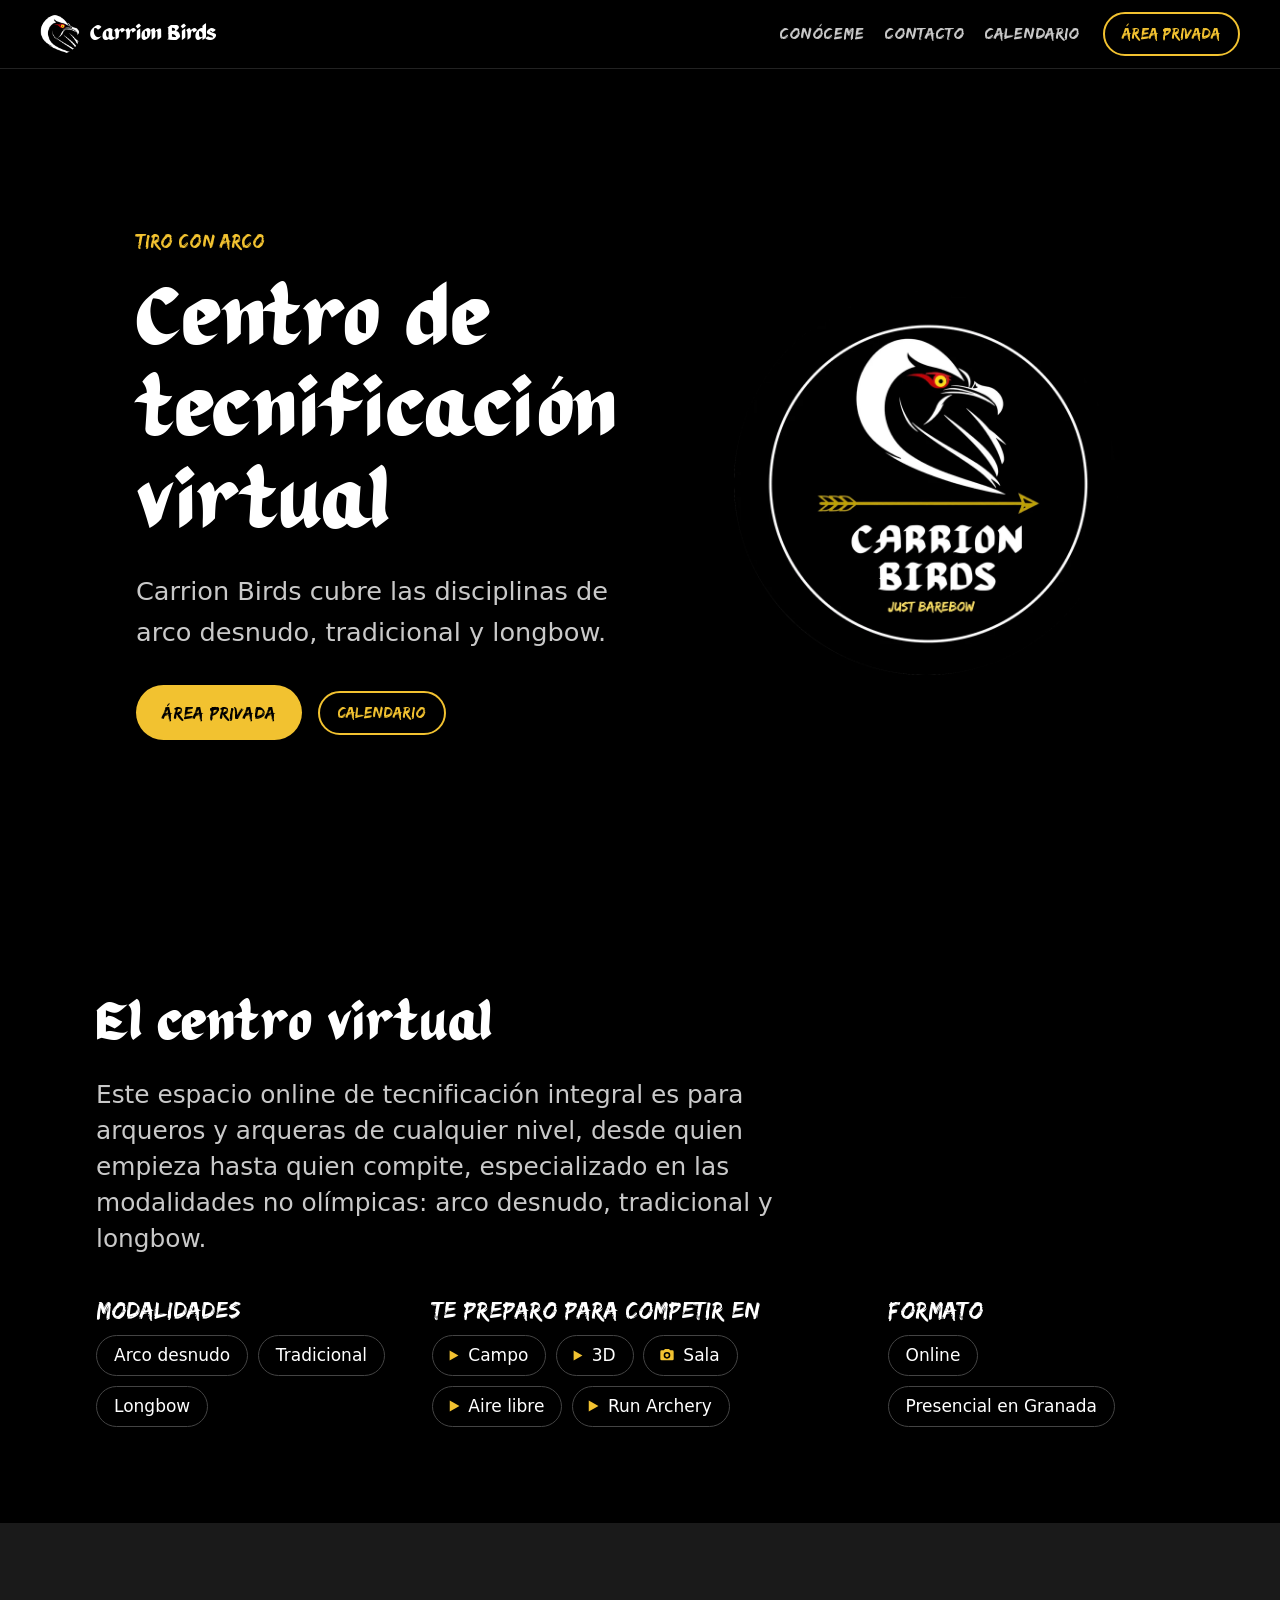
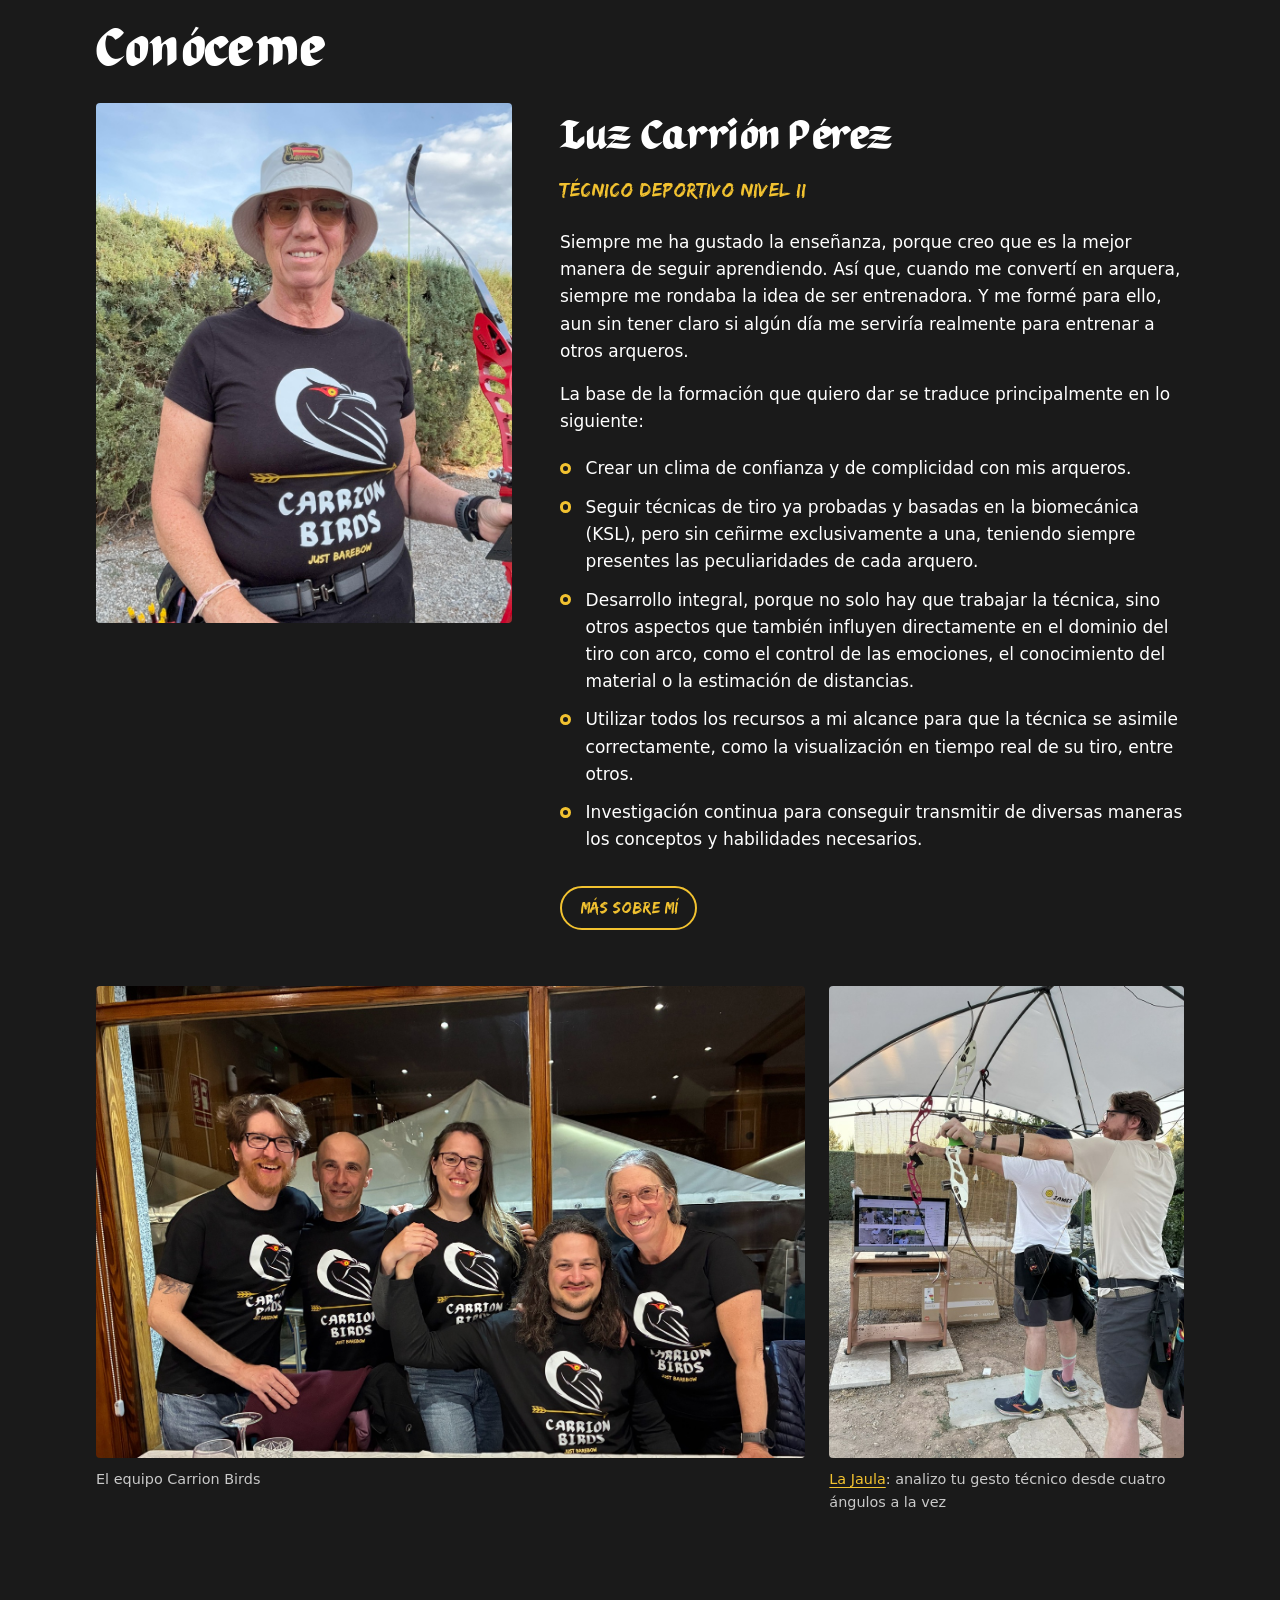
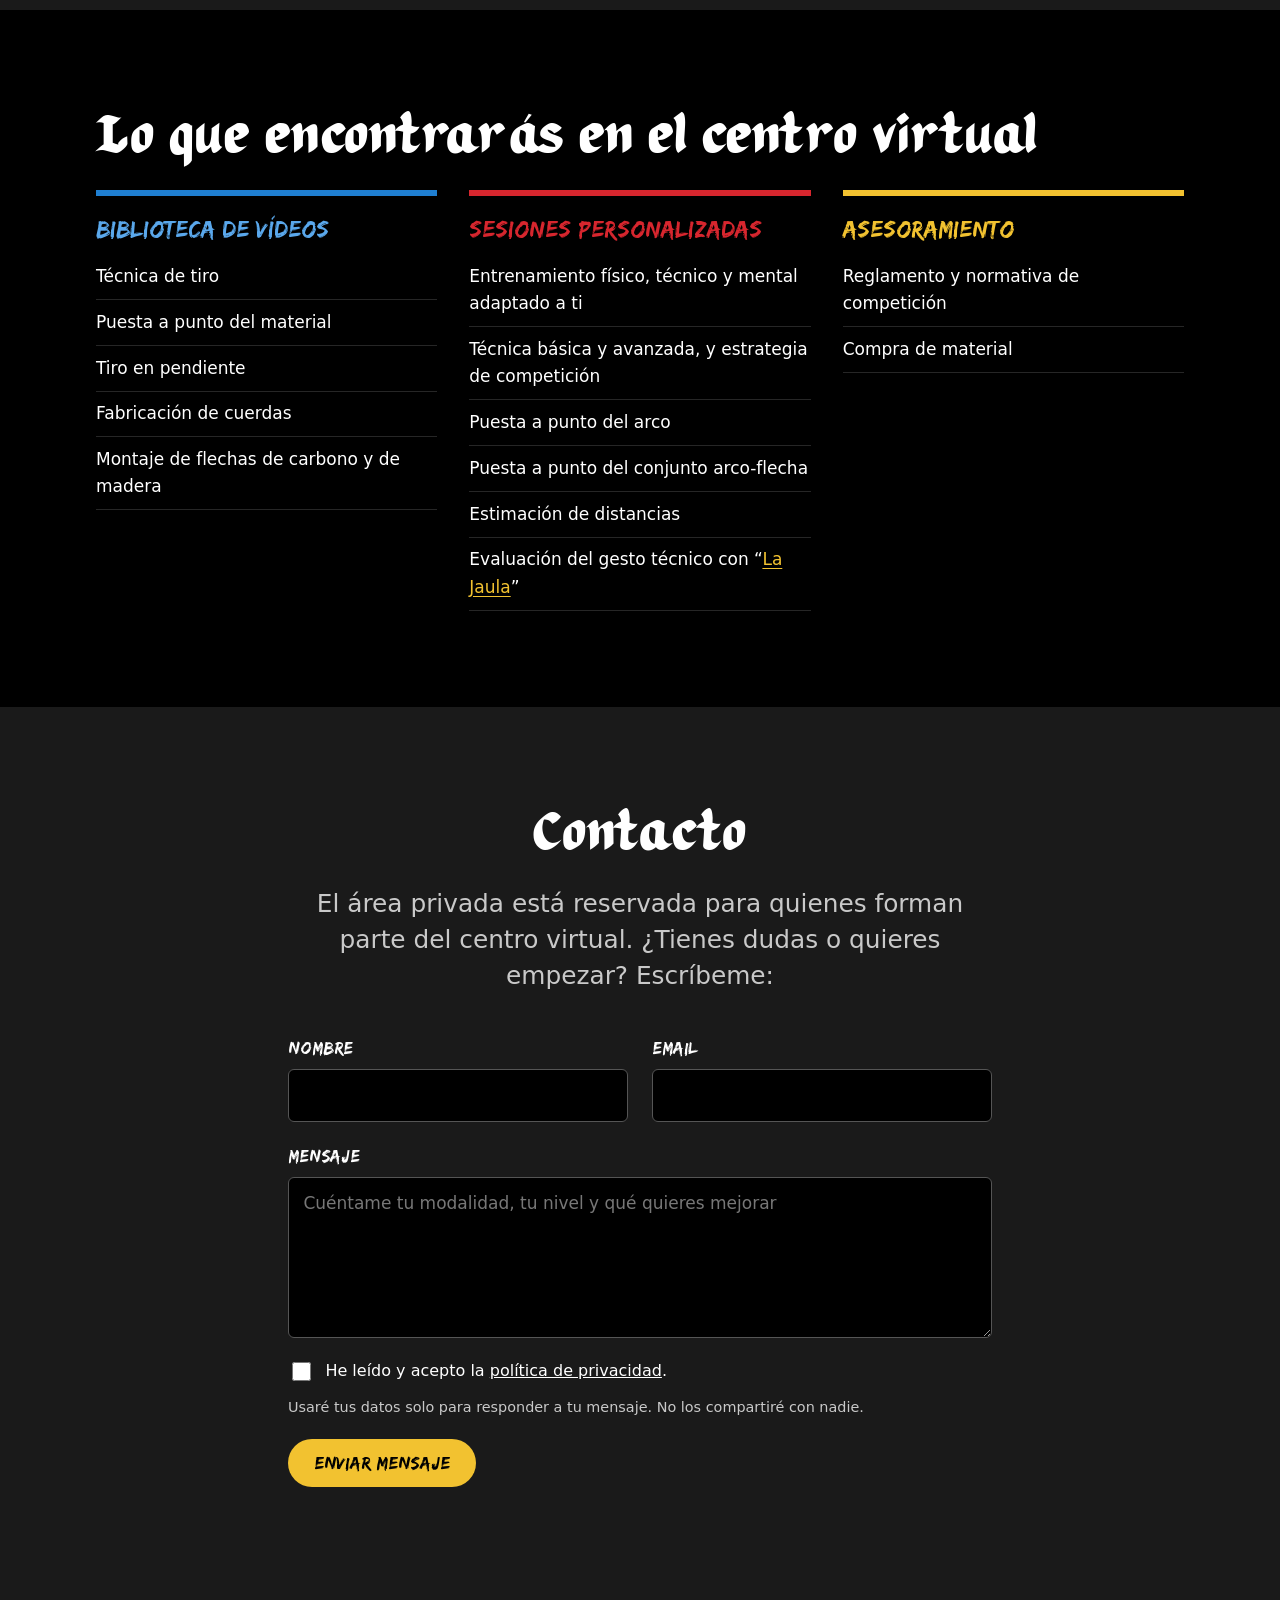
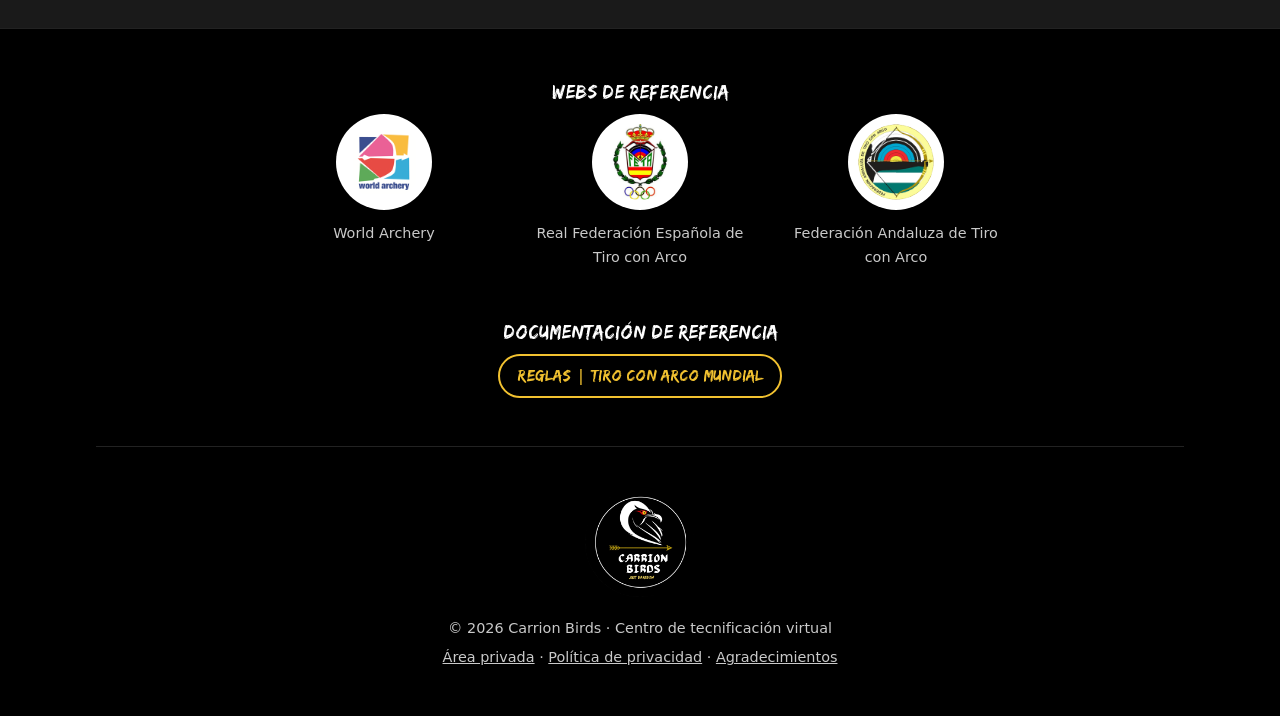
<file: index.html>
<!doctype html>
<html lang="es">
<head>
  <meta charset="utf-8">
  <meta name="viewport" content="width=device-width, initial-scale=1">
  <title>Carrion Birds · Centro de tecnificación virtual de tiro con arco</title>
  <meta name="description" content="Tecnificación de tiro con arco online y presencial en Granada para arco desnudo, tradicional y longbow. Preparación para campo, 3D, sala, aire libre y Run Archery con Luz Carrión Pérez.">
  <meta name="theme-color" content="#000000">

  <link rel="canonical" href="https://www.carrionbirds.es/">

  <!-- Vista previa al compartir el enlace (WhatsApp, Telegram, Facebook...).
       La imagen tiene que ir con la dirección completa, no con ruta relativa. -->
  <meta property="og:site_name" content="Carrion Birds">
  <meta property="og:title" content="Carrion Birds · Centro de tecnificación virtual">
  <meta property="og:description" content="Tecnificación online para arco desnudo, tradicional y longbow.">
  <meta property="og:url" content="https://www.carrionbirds.es/">
  <meta property="og:image" content="https://www.carrionbirds.es/img/logo-carrion-birds-circular.png">
  <meta property="og:image:type" content="image/png">
  <meta property="og:image:width" content="800">
  <meta property="og:image:height" content="800">
  <meta property="og:image:alt" content="Logo de Carrion Birds">
  <meta property="og:type" content="website">
  <meta property="og:locale" content="es_ES">
  <meta name="twitter:card" content="summary">

  <link rel="icon" type="image/png" href="img/favicon.png">
  <link rel="apple-touch-icon" href="img/apple-touch-icon.png">
  <link rel="preload" href="fonts/Karatula.woff" as="font" type="font/woff" crossorigin>
  <link rel="preload" href="fonts/Edo.woff" as="font" type="font/woff" crossorigin>
  <link rel="stylesheet" href="css/styles.css?v=20">
</head>
<body>

  <a class="saltar" href="#contenido">Saltar al contenido</a>

  <!--
    ENLACE DE GOOGLE CLASSROOM
    Sustituye https://classroom.google.com/ por el enlace de tu clase
    en los TRES sitios donde aparece en este archivo.
  -->

  <header class="cabecera">
    <a class="marca" href="#inicio" aria-label="Carrion Birds, inicio">
      <img src="img/favicon.png" alt="" width="40" height="40">
      <span>Carrion Birds</span>
    </a>
    <nav class="menu" id="menu-principal" aria-label="Secciones">
      <a href="#conoceme">Conóceme</a>
      <a href="#contacto">Contacto</a>
      <a href="calendario.html">Calendario</a>
      <a class="menu__solo-movil" href="https://classroom.google.com/" target="_blank" rel="noopener">Área privada</a>
    </nav>
    <a class="boton boton--borde cabecera__privada" href="https://classroom.google.com/" target="_blank" rel="noopener">Área privada</a>
    <!-- Botón del menú desplegable: solo se ve en el móvil -->
    <button class="menu-boton" type="button" aria-expanded="false" aria-controls="menu-principal" aria-label="Abrir el menú">
      <span></span><span></span><span></span>
    </button>
  </header>

  <main id="contenido">

    <!-- CABECERA -->
    <section class="portada" id="inicio">
      <div class="portada__texto">
        <p class="portada__club">Tiro con arco</p>
        <h1>Centro de tecnificación virtual</h1>
        <p class="portada__lema">Carrion Birds cubre las disciplinas de arco desnudo, tradicional y longbow.</p>
        <div class="portada__acciones">
          <a class="boton boton--oro" href="https://classroom.google.com/" target="_blank" rel="noopener">Área privada</a>
          <a class="boton boton--borde" href="calendario.html">Calendario</a>
        </div>
      </div>
      <div class="diana">
        <img class="diana__logo" src="img/logo-carrion-birds-circular.webp" alt="Logo de Carrion Birds, Just Barebow" width="800" height="800">
        <svg class="diana__anillos" viewBox="0 0 200 200" aria-hidden="true">
          <circle class="anillo anillo--blanco" cx="100" cy="100" r="90" />
          <circle class="anillo anillo--negro"  cx="100" cy="100" r="70" />
          <circle class="anillo anillo--azul"   cx="100" cy="100" r="50" />
          <circle class="anillo anillo--rojo"   cx="100" cy="100" r="30" />
          <circle class="anillo anillo--oro"    cx="100" cy="100" r="10" />
        </svg>
      </div>
    </section>

    <!-- QUÉ ES -->
    <section class="bloque" id="centro">
      <h2>El centro virtual</h2>
      <p class="entradilla">Este espacio online de tecnificación integral es para arqueros y arqueras de cualquier nivel, desde quien empieza hasta quien compite, especializado en las modalidades no olímpicas: arco desnudo, tradicional y longbow.</p>

      <div class="columnas">
        <div>
          <h3>Modalidades</h3>
          <ul class="etiquetas">
            <li>Arco desnudo</li>
            <li>Tradicional</li>
            <li>Longbow</li>
          </ul>
        </div>
        <div>
          <h3>Te preparo para competir en</h3>
          <ul class="etiquetas">
            <li><a href="https://youtube.com/shorts/eZR2e_wwsYQ" target="_blank" rel="noopener">Campo</a></li>
            <li><a href="https://youtu.be/ReHPJplPX74" target="_blank" rel="noopener">3D</a></li>
            <li><a class="etiqueta--fotos" href="https://rfeta.smugmug.com/Temporada-2025-2026/Competiciones/Campeonatos-de-Espa%C3%B1a-en-Sala/Campeonato-Espa%C3%B1a-TLD-Sala-Ciudad-Real-2026/Fase-clasificatoria-longbow-y-arco-desnudo-2401/i-LFbZpQG/A" target="_blank" rel="noopener">Sala</a></li>
            <li><a href="https://youtu.be/RbGaaevDKQA" target="_blank" rel="noopener">Aire libre</a></li>
            <li><a href="https://www.youtube.com/watch?v=xKlJb9J6GiI" target="_blank" rel="noopener">Run Archery</a></li>
          </ul>
        </div>
        <div>
          <h3>Formato</h3>
          <ul class="etiquetas">
            <li>Online</li>
            <li>Presencial en Granada</li>
          </ul>
        </div>
      </div>
    </section>

    <!-- QUIÉN -->
    <section class="bloque bloque--claro" id="conoceme">
      <h2>Conóceme</h2>
      <div class="perfil">
        <figure class="perfil__foto">
          <!-- Foto vertical de la entrenadora (por ejemplo 900 × 1200 px) -->
          <img src="img/luz-carrion.jpg" alt="Luz Carrión Pérez" width="900" height="1200" loading="lazy">
        </figure>
        <div class="perfil__texto">
          <p class="perfil__nombre">Luz Carrión Pérez</p>
          <p class="perfil__cargo">Técnico Deportivo Nivel II</p>
          <!-- Escribe aquí el párrafo con más información sobre ti -->
                    <div class="perfil__bio">
            <p>Siempre me ha gustado la enseñanza, porque creo que es la mejor manera de seguir aprendiendo. Así que, cuando me convertí en arquera, siempre me rondaba la idea de ser entrenadora. Y me formé para ello, aun sin tener claro si algún día me serviría realmente para entrenar a otros arqueros.</p>
            <p>La base de la formación que quiero dar se traduce principalmente en lo siguiente:</p>
            <ul class="perfil__principios">
              <li>Crear un clima de confianza y de complicidad con mis arqueros.</li>
              <li>Seguir técnicas de tiro ya probadas y basadas en la biomecánica (KSL), pero sin ceñirme exclusivamente a una, teniendo siempre presentes las peculiaridades de cada arquero.</li>
              <li>Desarrollo integral, porque no solo hay que trabajar la técnica, sino otros aspectos que también influyen directamente en el dominio del tiro con arco, como el control de las emociones, el conocimiento del material o la estimación de distancias.</li>
              <li>Utilizar todos los recursos a mi alcance para que la técnica se asimile correctamente, como la visualización en tiempo real de su tiro, entre otros.</li>
              <li>Investigación continua para conseguir transmitir de diversas maneras los conceptos y habilidades necesarios.</li>
            </ul>
          </div>
          <a class="boton boton--borde" href="luz-carrion-perez.html">Más sobre mí</a>
        </div>
      </div>

      <div class="galeria">
        <figure class="galeria__grupo">
          <!-- Foto horizontal de grupo (por ejemplo 1600 × 1067 px) -->
          <img src="img/foto-grupo.jpg" alt="Arqueros y arqueras de Carrion Birds con la camiseta del club" width="1600" height="1067" loading="lazy">
          <figcaption>El equipo Carrion Birds</figcaption>
        </figure>
        <figure class="galeria__zona">
          <!-- Foto vertical de La Jaula (por ejemplo 900 × 1200 px) -->
          <img src="img/la-jaula.jpg" alt="Sesión en La Jaula: arqueros tirando junto a la pantalla con las cuatro vistas de las cámaras" width="900" height="1200" loading="lazy">
          <figcaption><a href="https://www.youtube.com/watch?v=lRqyXScp9nk" target="_blank" rel="noopener">La Jaula</a>: analizo tu gesto técnico desde cuatro ángulos a la vez</figcaption>
        </figure>
      </div>
    </section>

    <!-- CONTENIDO -->
    <section class="bloque" id="contenido-centro">
      <h2>Lo que encontrarás en el centro virtual</h2>
      <div class="servicios">
        <article class="servicio servicio--azul">
          <h3>Biblioteca de vídeos</h3>
          <ul>
            <li>Técnica de tiro</li>
            <li>Puesta a punto del material</li>
            <li>Tiro en pendiente</li>
            <li>Fabricación de cuerdas</li>
            <li>Montaje de flechas de carbono y de madera</li>
          </ul>
        </article>
        <article class="servicio servicio--rojo">
          <h3>Sesiones personalizadas</h3>
          <ul>
            <li>Entrenamiento físico, técnico y mental adaptado a ti</li>
            <li>Técnica básica y avanzada, y estrategia de competición</li>
            <li>Puesta a punto del arco</li>
            <li>Puesta a punto del conjunto arco-flecha</li>
            <li>Estimación de distancias</li>
            <li>Evaluación del gesto técnico con “<a href="https://www.youtube.com/watch?v=lRqyXScp9nk" target="_blank" rel="noopener">La Jaula</a>”</li>
          </ul>
        </article>
        <article class="servicio servicio--oro">
          <h3>Asesoramiento</h3>
          <ul>
            <li>Reglamento y normativa de competición</li>
            <li>Compra de material</li>
          </ul>
        </article>
      </div>
    </section>

    <!-- CIERRE Y CONTACTO -->
    <section class="bloque bloque--claro contacto" id="contacto">
      <h2>Contacto</h2>
      <p class="entradilla">El área privada está reservada para quienes forman parte del centro virtual. ¿Tienes dudas o quieres empezar? Escríbeme:</p>

      <!--
        FORMULARIO (Formspree)
        Sustituye TU_CODIGO por el código de tu formulario en Formspree
        (la parte final de la dirección que te dan, por ejemplo xyzabcde).
        Ver README.md, apartado "Formulario de contacto".
      -->
      <form class="formulario" id="formulario-contacto" action="https://formspree.io/f/xppqkqeo" method="POST">
        <input type="hidden" name="_subject" value="Nuevo mensaje desde la web de Carrion Birds">
        <!-- Trampa para robots: las personas no ven este campo -->
        <input type="text" name="_gotcha" class="oculto" tabindex="-1" autocomplete="off" aria-hidden="true">

        <div class="campo">
          <label for="nombre">Nombre</label>
          <input id="nombre" name="nombre" type="text" autocomplete="name" required>
        </div>
        <div class="campo">
          <label for="email">Email</label>
          <input id="email" name="email" type="email" autocomplete="email" required>
        </div>
        <div class="campo campo--ancho">
          <label for="mensaje">Mensaje</label>
          <textarea id="mensaje" name="mensaje" rows="5" placeholder="Cuéntame tu modalidad, tu nivel y qué quieres mejorar" required></textarea>
        </div>
        <div class="campo campo--ancho campo--check">
          <input id="privacidad" name="privacidad" type="checkbox" value="Acepta" required>
          <label for="privacidad">He leído y acepto la <a href="privacidad.html">política de privacidad</a>.</label>
        </div>
        <p class="formulario__legal campo--ancho">Usaré tus datos solo para responder a tu mensaje. No los compartiré con nadie.</p>
        <div class="campo--ancho">
          <button class="boton boton--oro" type="submit">Enviar mensaje</button>
        </div>
        <p class="formulario__estado campo--ancho" role="status" aria-live="polite"></p>
      </form>
    </section>

  </main>

  <footer class="pie">
    <div class="pie__referencias">
      <p class="pie__titulo">Webs de referencia</p>
      <ul class="federaciones">
        <li>
          <a href="https://www.worldarchery.sport/" target="_blank" rel="noopener">
            <img src="img/logo-world-archery.png" alt="" width="200" height="200" loading="lazy">
            <span>World Archery</span>
          </a>
        </li>
        <li>
          <a href="https://www.federarco.es/" target="_blank" rel="noopener">
            <img src="img/logo-rfeta.png" alt="" width="200" height="200" loading="lazy">
            <span>Real Federación Española de Tiro con Arco</span>
          </a>
        </li>
        <li>
          <a href="https://fatarco.es/" target="_blank" rel="noopener">
            <img src="img/logo-fatarco.png" alt="" width="200" height="200" loading="lazy">
            <span>Federación Andaluza de Tiro con Arco</span>
          </a>
        </li>
      </ul>
    </div>
    <div class="pie__referencias">
      <p class="pie__titulo">Documentación de referencia</p>
      <a class="boton boton--borde" href="https://www.worldarchery.sport/rulebook" target="_blank" rel="noopener">Reglas <span class="boton__barra">|</span> Tiro con arco mundial</a>
    </div>
    <div class="pie__club">
      <img src="img/logo-carrion-birds-circular.webp" alt="Carrion Birds, Just Barebow" width="800" height="800" loading="lazy">
      <p>© 2026 Carrion Birds · Centro de tecnificación virtual</p>
      <p><a href="https://classroom.google.com/" target="_blank" rel="noopener">Área privada</a> · <a href="privacidad.html">Política de privacidad</a> · <a href="agradecimientos.html">Agradecimientos</a></p>
    </div>
  </footer>

  <script src="js/menu.js?v=1"></script>
  <script src="js/privada.js?v=2"></script>
  <script>
    // Envía el formulario sin salir de la página y muestra el resultado debajo.
    // Si JavaScript falla, el formulario se envía igualmente a Formspree.
    (function () {
      var form = document.getElementById("formulario-contacto");
      var estado = form.querySelector(".formulario__estado");
      var boton = form.querySelector("button[type=submit]");

      form.addEventListener("submit", function (e) {
        e.preventDefault();
        boton.disabled = true;
        boton.textContent = "Enviando…";
        estado.className = "formulario__estado campo--ancho";
        estado.textContent = "";

        fetch(form.action, {
          method: "POST",
          body: new FormData(form),
          headers: { "Accept": "application/json" }
        }).then(function (respuesta) {
          if (!respuesta.ok) throw new Error();
          form.reset();
          estado.classList.add("formulario__estado--ok");
          estado.textContent = "Mensaje enviado. Te responderé lo antes posible.";
        }).catch(function () {
          estado.classList.add("formulario__estado--error");
          estado.textContent = "No se ha podido enviar el mensaje. Revisa tu conexión y vuelve a intentarlo.";
        }).finally(function () {
          boton.disabled = false;
          boton.textContent = "Enviar mensaje";
        });
      });
    })();
  </script>

</body>
</html>
</file>
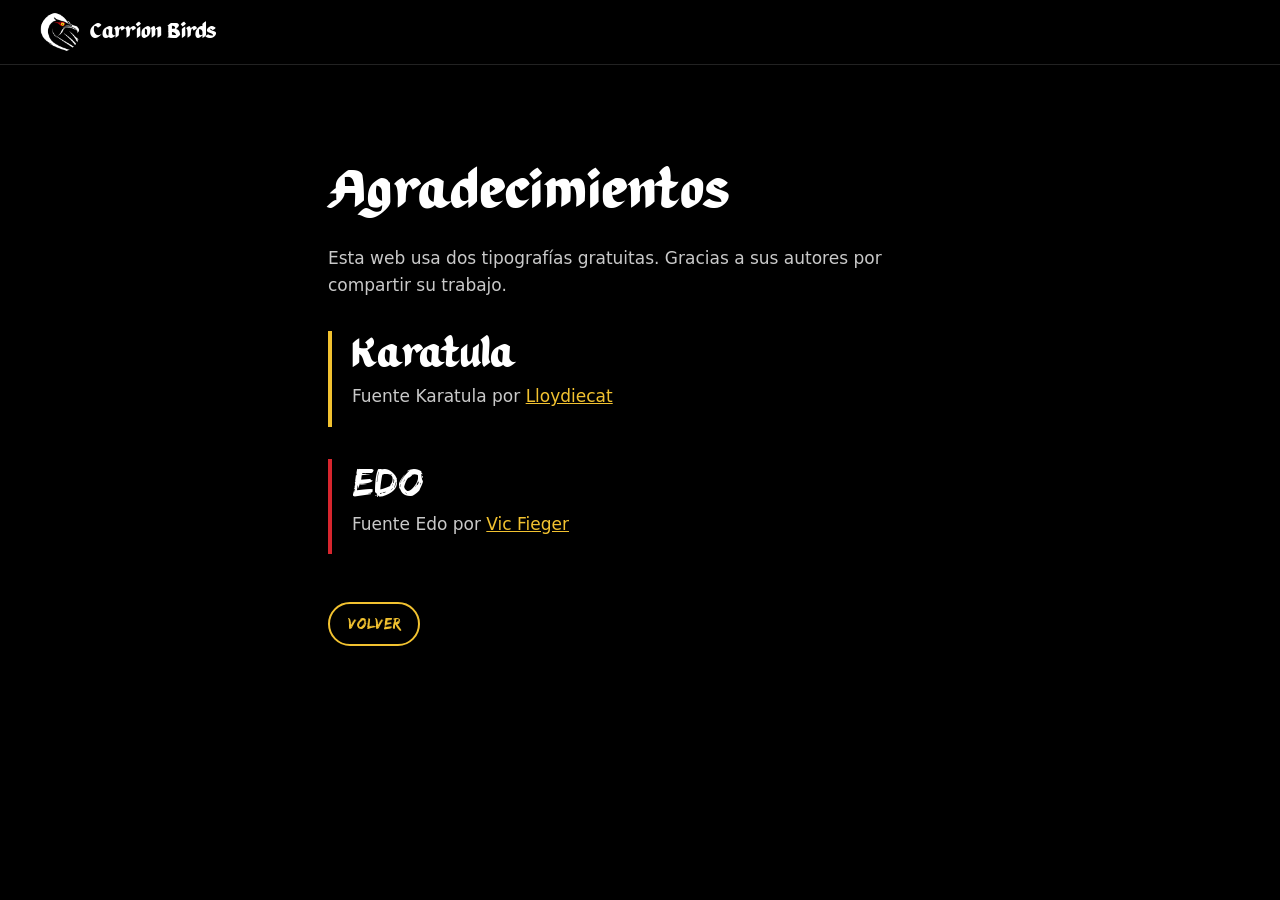
<file: agradecimientos.html>
<!doctype html>
<html lang="es">
<head>
  <meta charset="utf-8">
  <meta name="viewport" content="width=device-width, initial-scale=1">
  <title>Agradecimientos · Carrion Birds</title>
  <link rel="icon" type="image/png" href="img/favicon.png">
  <link rel="stylesheet" href="css/styles.css?v=20">
</head>
<body>
  <header class="cabecera">
    <a class="marca" href="index.html" aria-label="Volver a la página principal">
      <img src="img/favicon.png" alt="" width="40" height="40">
      <span>Carrion Birds</span>
    </a>
  </header>

  <main class="bloque legal">
    <h2>Agradecimientos</h2>
    <p>Esta web usa dos tipografías gratuitas. Gracias a sus autores por compartir su trabajo.</p>

    <ul class="creditos">
      <li>
        <p class="creditos__muestra creditos__muestra--karatula">Karatula</p>
        <p>Fuente Karatula por <a href="http://behance.net/lloydzapanta" target="_blank" rel="noopener">Lloydiecat</a></p>
      </li>
      <li>
        <p class="creditos__muestra creditos__muestra--edo">Edo</p>
        <p>Fuente Edo por <a href="https://www.fontsquirrel.com/fonts/edo" target="_blank" rel="noopener">Vic Fieger</a></p>
      </li>
    </ul>

    <p><a class="boton boton--borde" href="index.html">Volver</a></p>
  </main>
</body>
</html>
</file>
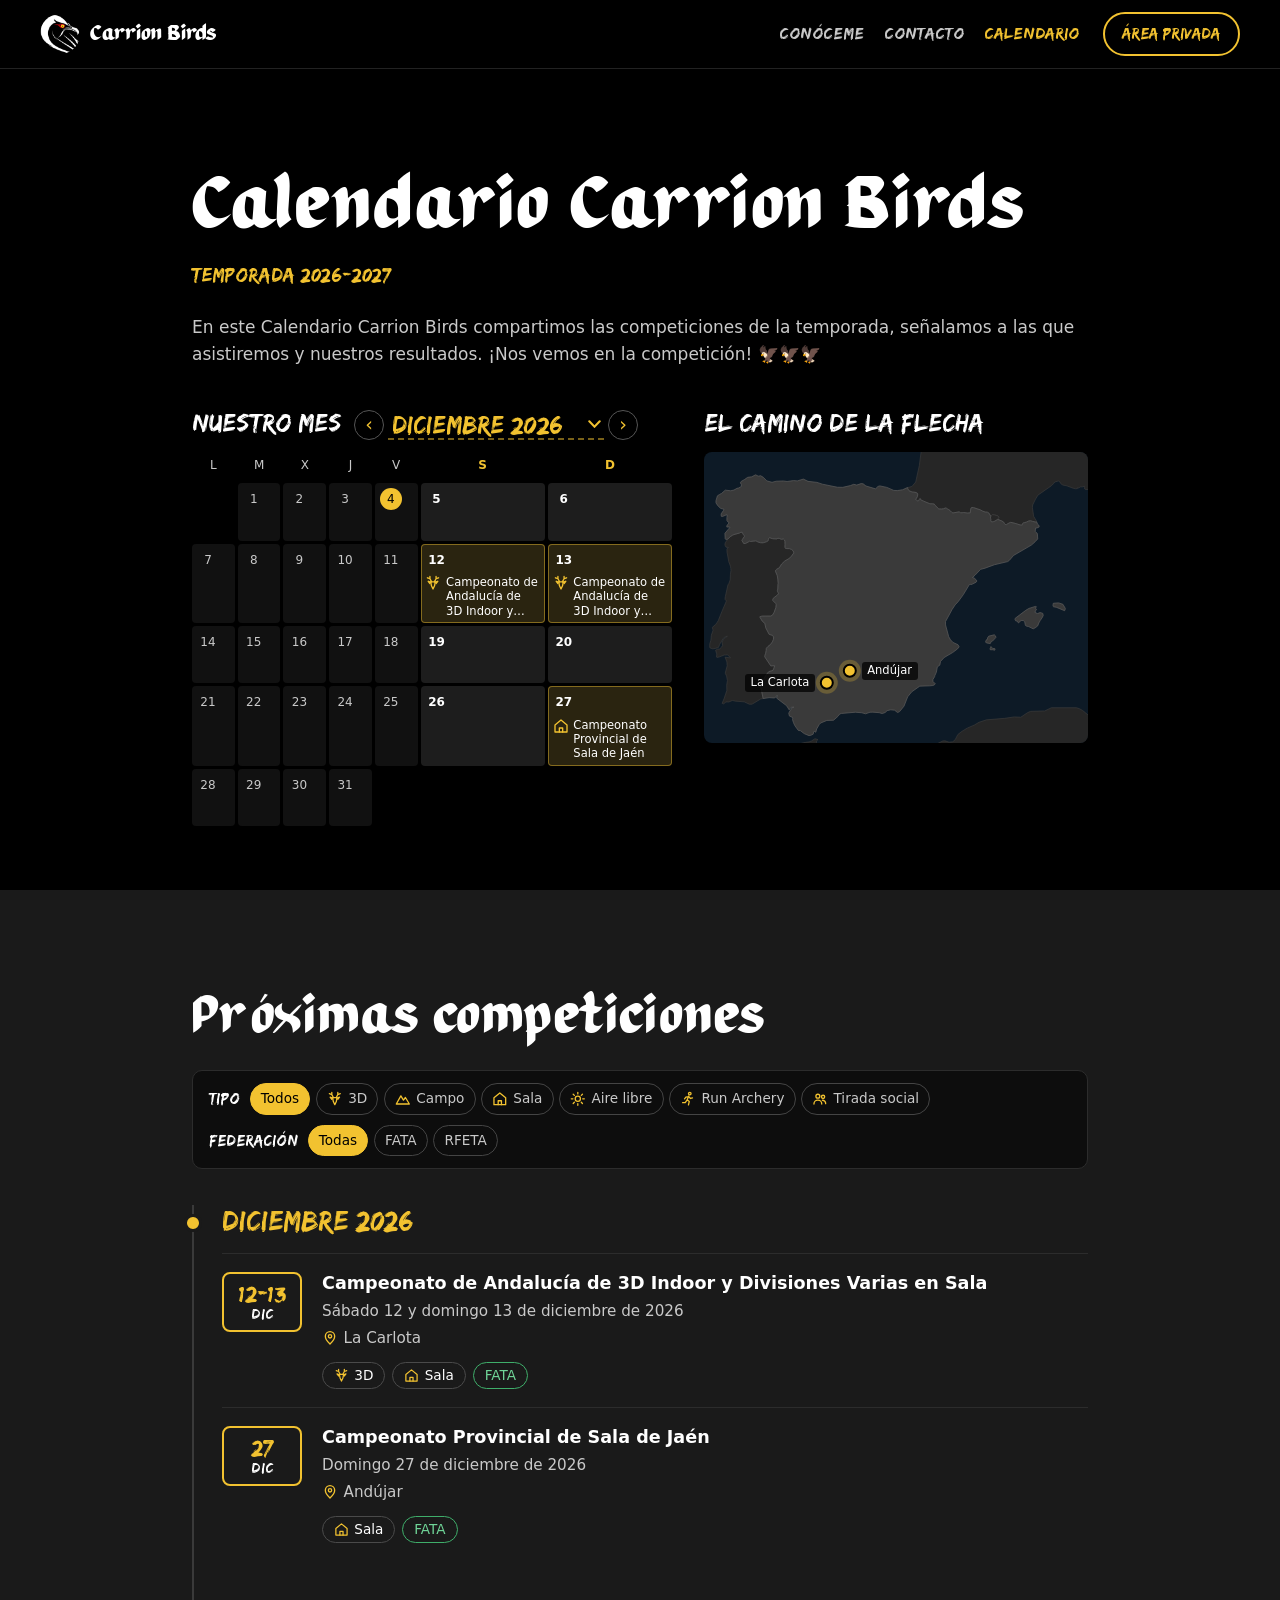
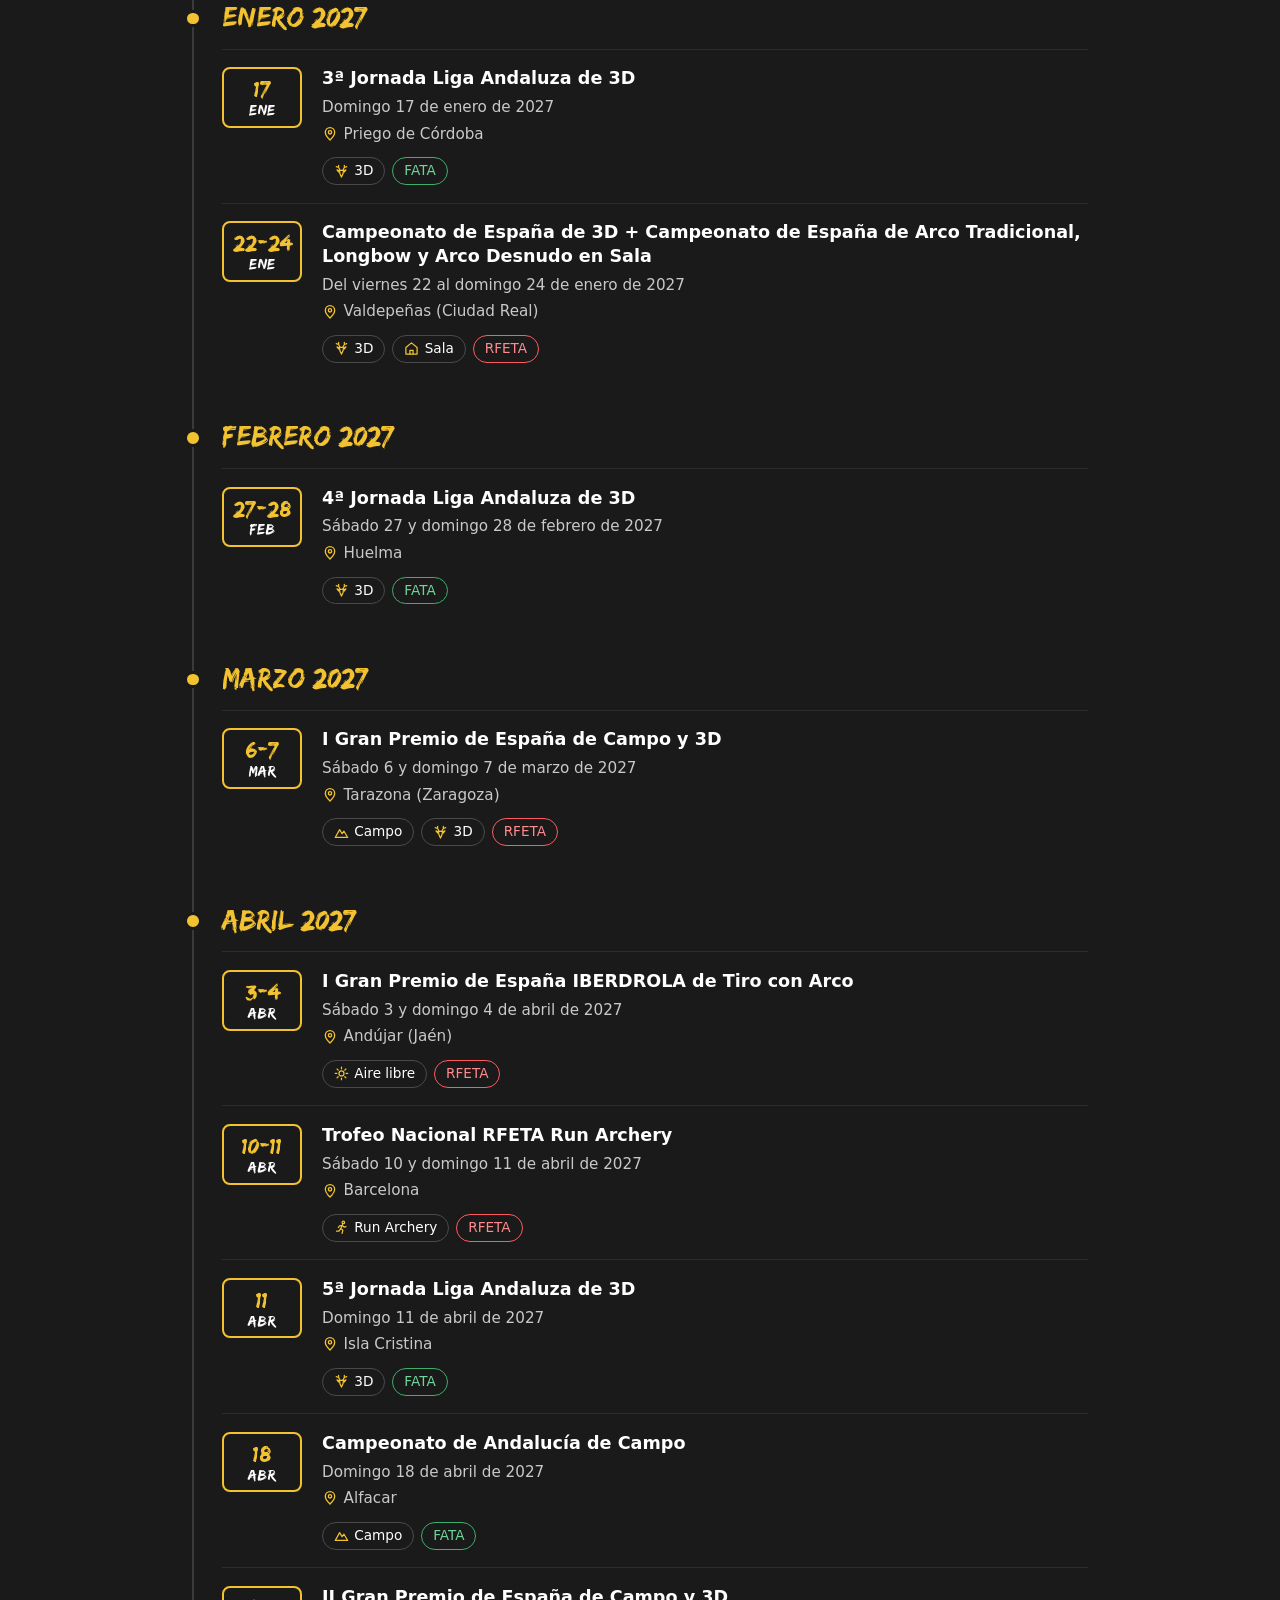
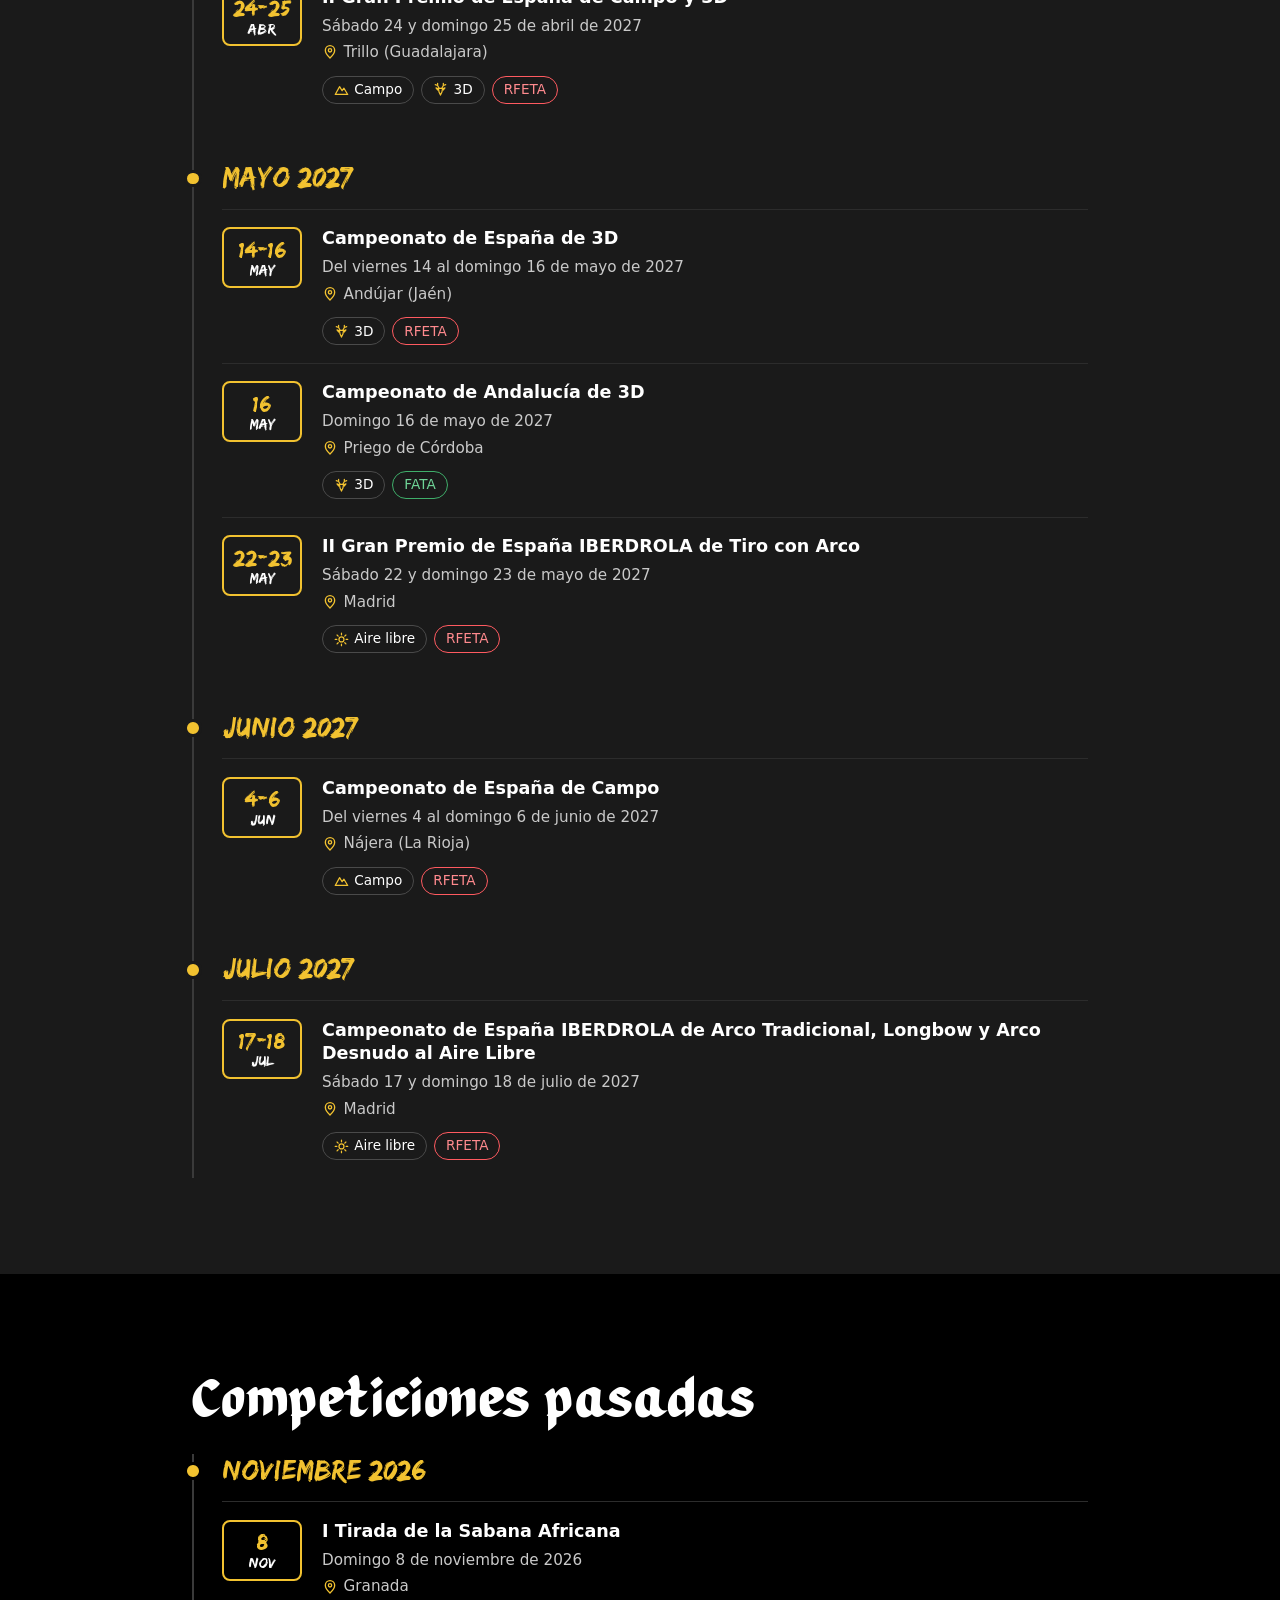
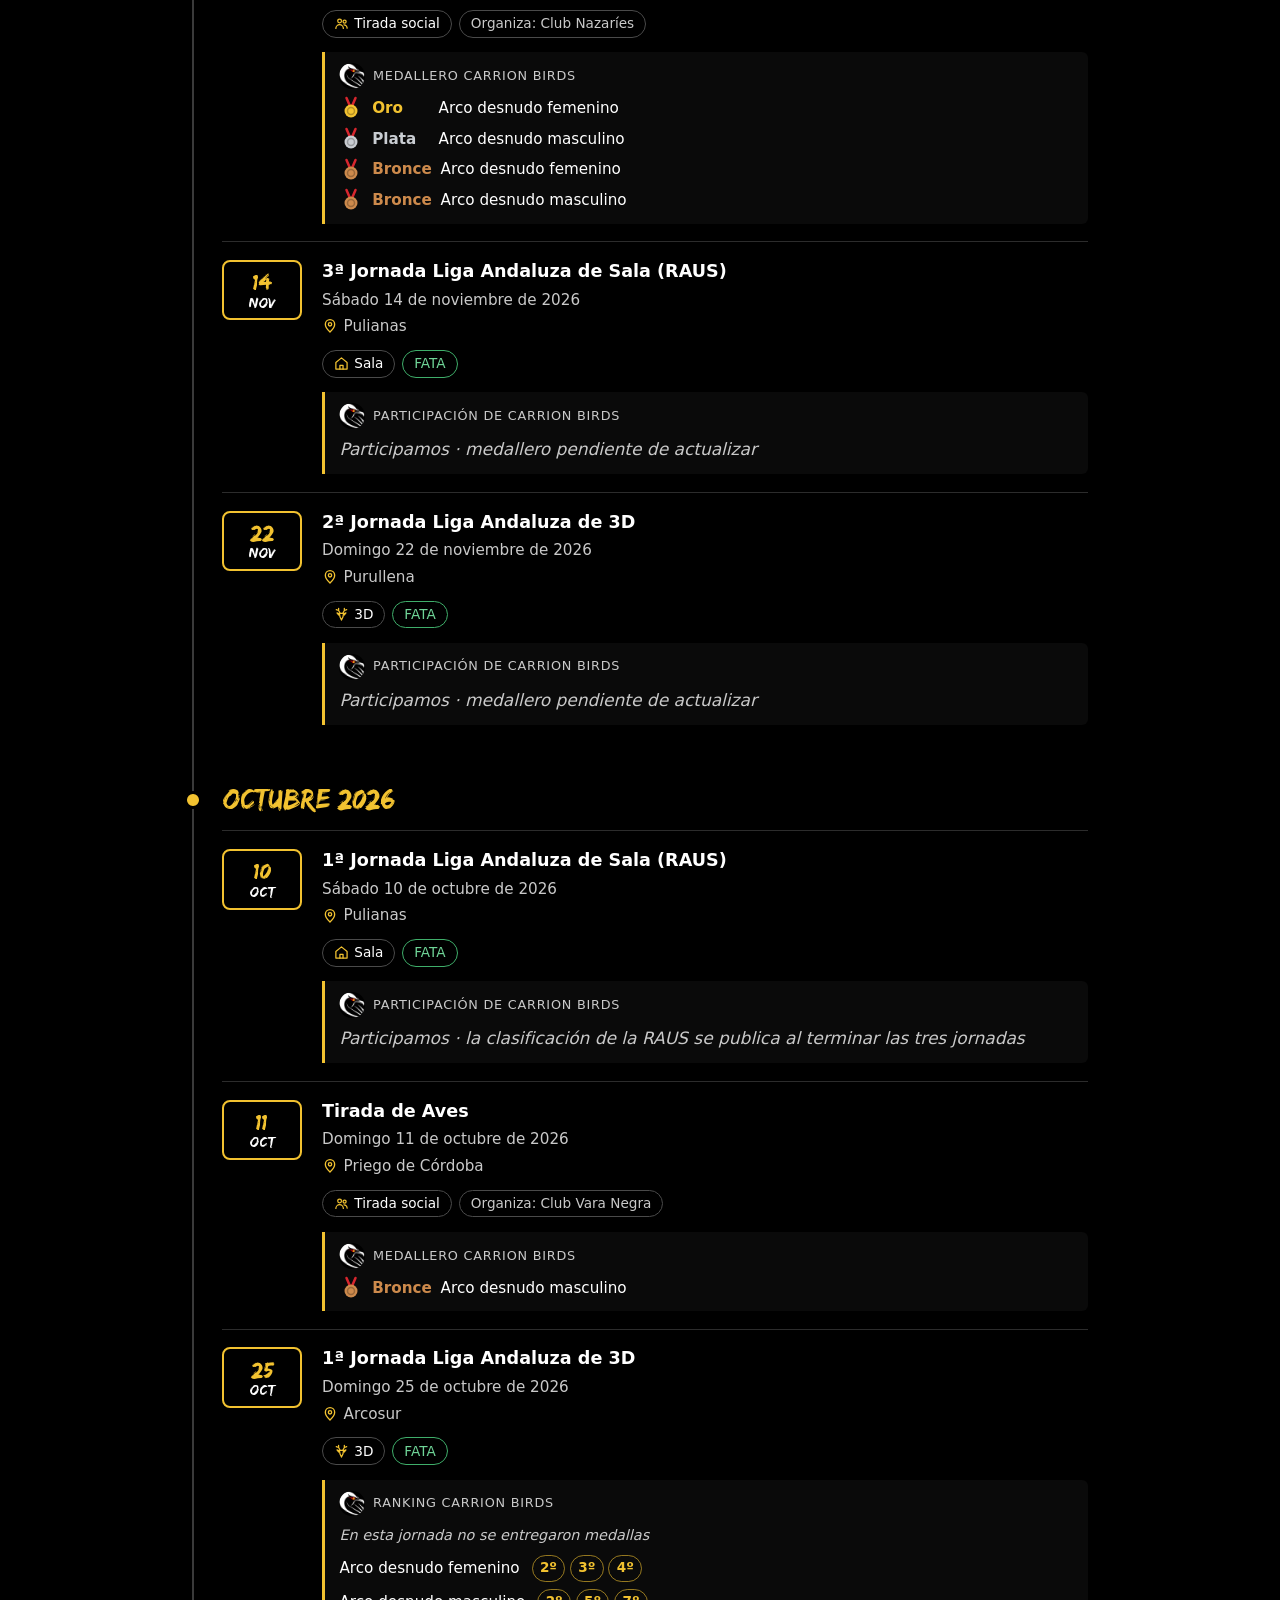
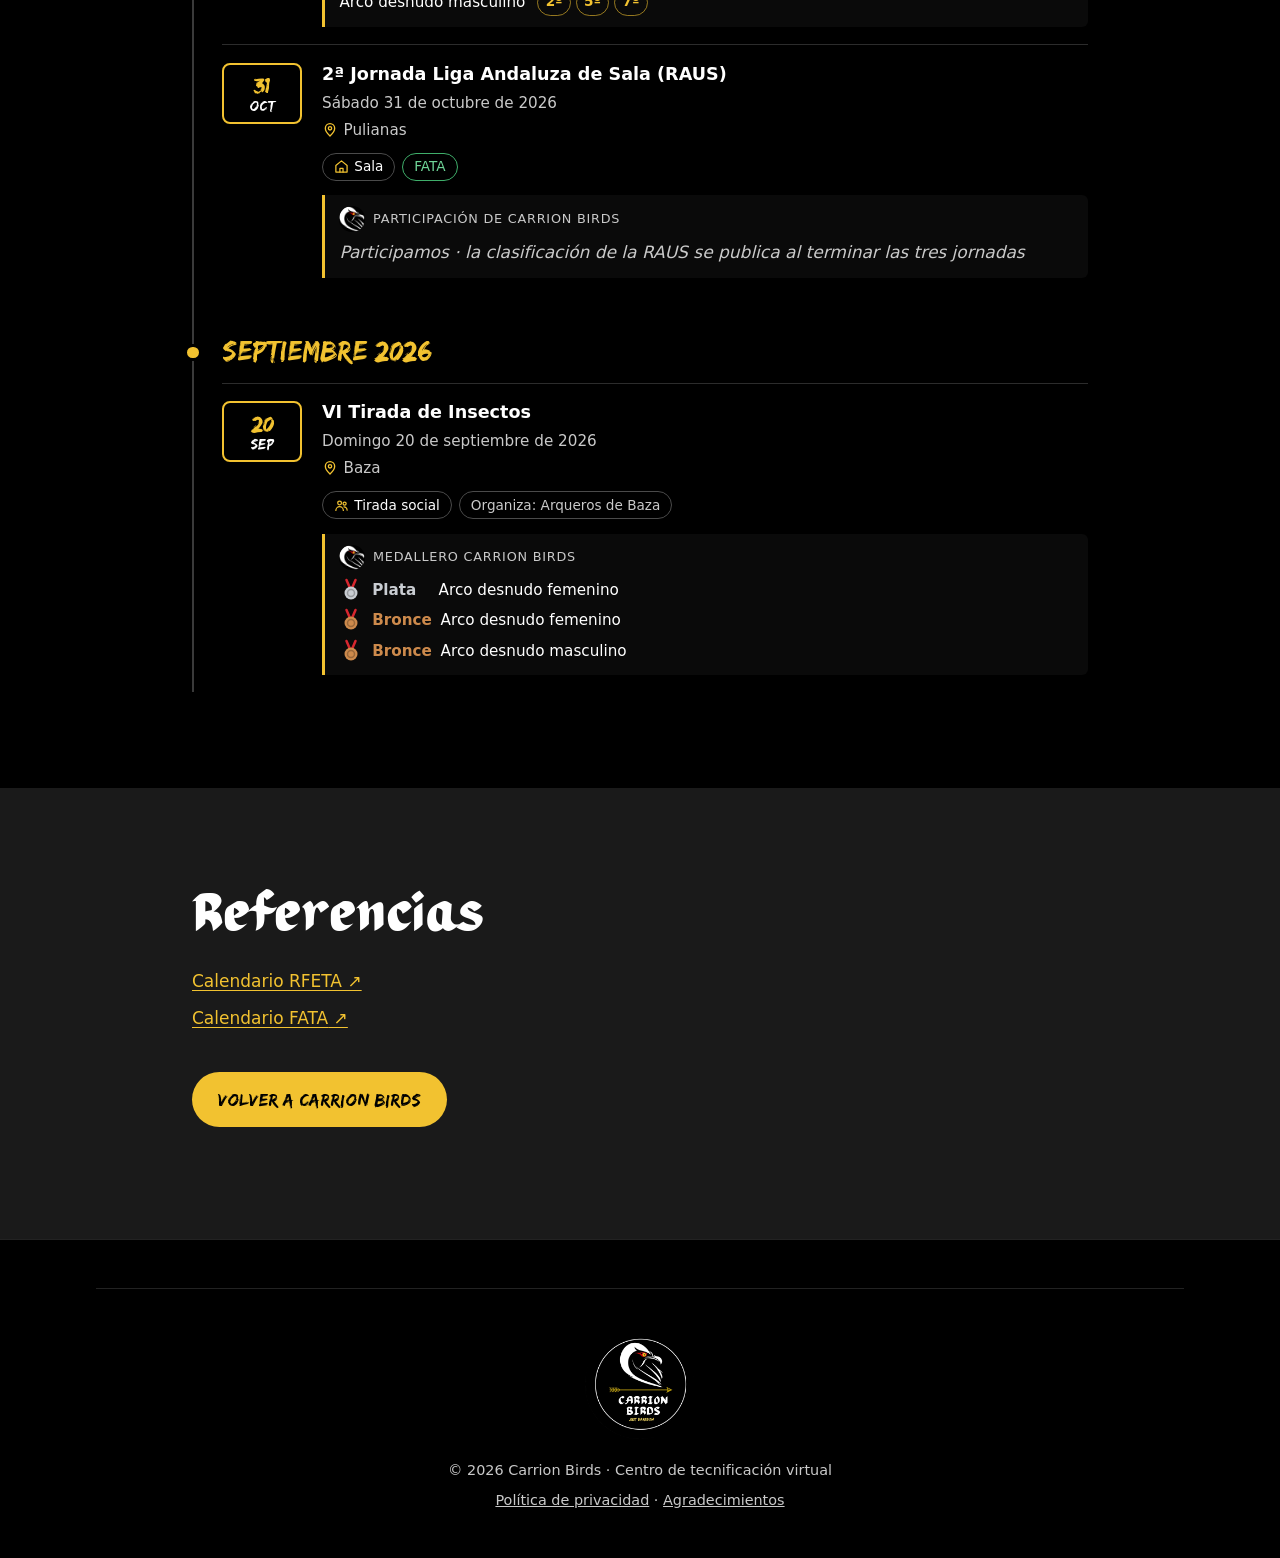
<file: calendario.html>
<!doctype html>
<html lang="es">
<head>
  <meta charset="utf-8">
  <meta name="viewport" content="width=device-width, initial-scale=1">
  <title>Calendario Carrion Birds · Temporada 2026-2027</title>
  <meta name="description" content="En el Calendario Carrion Birds compartimos las competiciones a las que asistiremos y nuestros resultados. ¡Nos vemos en la competición!">
  <meta name="theme-color" content="#000000">
  <link rel="canonical" href="https://www.carrionbirds.es/calendario.html">

  <!-- Vista previa al compartir el enlace (WhatsApp, Telegram, Facebook...) -->
  <meta property="og:site_name" content="Carrion Birds">
  <meta property="og:title" content="Calendario Carrion Birds · Temporada 2026-2027">
  <meta property="og:description" content="En el Calendario Carrion Birds compartimos las competiciones a las que asistiremos y nuestros resultados. ¡Nos vemos en la competición!">
  <meta property="og:url" content="https://www.carrionbirds.es/calendario.html">
  <meta property="og:image" content="https://www.carrionbirds.es/img/logo-carrion-birds-circular.png">
  <meta property="og:image:width" content="800">
  <meta property="og:image:height" content="800">
  <meta property="og:type" content="website">
  <meta property="og:locale" content="es_ES">

  <link rel="icon" type="image/png" href="img/favicon.png">
  <link rel="apple-touch-icon" href="img/apple-touch-icon.png">
  <link rel="preload" href="fonts/Karatula.woff" as="font" type="font/woff" crossorigin>
  <link rel="preload" href="fonts/Edo.woff" as="font" type="font/woff" crossorigin>
  <link rel="stylesheet" href="css/styles.css?v=20">
</head>
<body class="cal">

  <header class="cabecera">
    <a class="marca" href="index.html" aria-label="Carrion Birds, volver a la página principal">
      <img src="img/favicon.png" alt="" width="40" height="40">
      <span>Carrion Birds</span>
    </a>
    <nav class="menu" id="menu-principal" aria-label="Secciones">
      <a href="index.html#conoceme">Conóceme</a>
      <a href="index.html#contacto">Contacto</a>
      <a href="calendario.html" aria-current="page">Calendario</a>
      <a class="menu__solo-movil" href="https://classroom.google.com/" target="_blank" rel="noopener">Área privada</a>
    </nav>
    <a class="boton boton--borde cabecera__privada" href="https://classroom.google.com/" target="_blank" rel="noopener">Área privada</a>
    <!-- Botón del menú desplegable: solo se ve en el móvil -->
    <button class="menu-boton" type="button" aria-expanded="false" aria-controls="menu-principal" aria-label="Abrir el menú">
      <span></span><span></span><span></span>
    </button>
  </header>

  <main>
    <section class="bloque cal__portada">
      <h1>Calendario Carrion Birds</h1>
      <p class="perfil__cargo">Temporada 2026-2027</p>
      <p class="cal__intro">En este Calendario Carrion Birds compartimos las competiciones de la temporada, señalamos a las que asistiremos y nuestros resultados. ¡Nos vemos en la competición! 🦅🦅🦅</p>

      <!-- Resumen del mes en curso: se rellena solo con los datos de abajo.
           En el móvil se ve una cosa cada vez y se pasa de una a otra deslizando o con estos botones. -->
      <div class="cal-resumen__pestanas">
        <button type="button" data-panel="0" aria-pressed="true">Calendario</button>
        <button type="button" data-panel="1" aria-pressed="false">Mapa</button>
      </div>
      <div class="cal-resumen">
        <div class="cal-nuestro-mes">
          <div class="cal-nuestro-mes__cabecera">
            <h3>Nuestro mes</h3>
            <!-- Se puede elegir otro mes de la temporada; el mapa cambia con él -->
            <div class="cal-nuestro-mes__elegir">
              <button type="button" data-mes="-1" aria-label="Mes anterior">‹</button>
              <select class="cal-nuestro-mes__selector" aria-label="Elegir mes"></select>
              <button type="button" data-mes="1" aria-label="Mes siguiente">›</button>
            </div>
          </div>
          <div class="cal-nuestro-mes__rejilla"></div>
        </div>
        <div class="cal-mapa">
          <h3>El camino de la flecha</h3>
          <div class="cal-mapa__lienzo">
            <img src="img/mapa-peninsula.svg" alt="Mapa de la península ibérica y el sur de Francia" width="600" height="454">
            <div class="cal-mapa__pines"></div>
          </div>
          <p class="cal-mapa__nota"></p>
        </div>
      </div>
    </section>

    <section class="bloque bloque--claro" id="proximas">
      <h2>Próximas competiciones</h2>

      <!-- Los filtros sirven para las próximas y para las pasadas -->
      <div class="cal__filtros" aria-label="Filtros">
        <div class="cal__filtro">
          <p class="cal__filtro-titulo">Tipo</p>
          <div class="cal__botones" data-filtro="tipo">
            <button type="button" data-valor="" aria-pressed="true">Todos</button>
            <button type="button" data-valor="3d" aria-pressed="false">3D</button>
            <button type="button" data-valor="campo" aria-pressed="false">Campo</button>
            <button type="button" data-valor="sala" aria-pressed="false">Sala</button>
            <button type="button" data-valor="aire" aria-pressed="false">Aire libre</button>
            <button type="button" data-valor="run" aria-pressed="false">Run Archery</button>
            <button type="button" data-valor="social" aria-pressed="false">Tirada social</button>
          </div>
        </div>
        <div class="cal__filtro">
          <p class="cal__filtro-titulo">Federación</p>
          <div class="cal__botones" data-filtro="fed">
            <button type="button" data-valor="" aria-pressed="true">Todas</button>
            <button type="button" data-valor="fata" aria-pressed="false" title="Federación Andaluza de Tiro con Arco">FATA</button>
            <button type="button" data-valor="rfeta" aria-pressed="false" title="Real Federación Española de Tiro con Arco">RFETA</button>
          </div>
        </div>
      </div>

      <div class="cal-linea" data-lista="proximas"></div>
      <p class="cal__vacio" hidden>No hay próximas competiciones con estos filtros.</p>
    </section>

    <section class="bloque" id="pasadas">
      <h2>Competiciones pasadas</h2>
      <div class="cal-linea" data-lista="pasadas"></div>
      <p class="cal__vacio" hidden>Todavía no hay competiciones pasadas con estos filtros.</p>
    </section>

    <section class="bloque bloque--claro">
      <h2>Referencias</h2>
      <ul class="cal__referencias">
        <li><a href="https://www.federarco.es/competiciones/competiciones-26-27/calendario-rfeta-26-27" target="_blank" rel="noopener">Calendario RFETA</a></li>
        <li><a href="https://fatarco.es/calendario" target="_blank" rel="noopener">Calendario FATA</a></li>
      </ul>
      <p class="cv__volver">
        <a class="boton boton--oro" href="index.html">Volver a Carrion Birds</a>
      </p>
    </section>

    <noscript><p class="bloque">Para ver el calendario hace falta tener JavaScript activado.</p></noscript>
  </main>

  <!-- Botón flotante para volver arriba: solo en el móvil y cuando has bajado por la página -->
  <a class="subir" href="#" aria-label="Volver arriba" hidden>
    <svg viewBox="0 0 24 24" aria-hidden="true"><path d="M12 19V5M5.5 11.5 12 5l6.5 6.5"/></svg>
  </a>

  <footer class="pie">
    <div class="pie__club">
      <img src="img/logo-carrion-birds-circular.webp" alt="Carrion Birds, Just Barebow" width="800" height="800" loading="lazy">
      <p>© 2026 Carrion Birds · Centro de tecnificación virtual</p>
      <p><a href="privacidad.html">Política de privacidad</a> · <a href="agradecimientos.html">Agradecimientos</a></p>
    </div>
  </footer>

  <script>
    /* =========================================================
       COMPETICIONES DE LA TEMPORADA
       Para añadir una, copia una línea y cambia los datos:
         nombre:  nombre de la competición
         inicio:  primer día, en formato "año-mes-día" ("2027-01-22")
         fin:     último día (si es un solo día, pon lo mismo que en inicio)
         semana:  true si aún no se sabe el día exacto; entonces inicio y fin
                  son el lunes y el domingo de esa semana
         sede:    lugar
         tipos:   uno o varios de "3d", "campo", "sala", "aire", "run", "social"
         fed:     "fata", "rfeta" o "wa" (World Archery); en las tiradas sociales no se pone
         organiza: club que organiza (solo en las tiradas sociales)
         internacional: true en las competiciones fuera de España
         asisten: "si", "no" o "pc" (por confirmar); no se muestra antes de la
                  competición, solo después ("No participamos" si es "no")
         medallas: cuando ya se ha celebrado, las medallas de Carrion Birds:
                   [{ metal: "oro", categoria: "Arco desnudo femenino" }, ...]
                   metal es "oro", "plata" o "bronce".
                   Si fuimos y no hubo medallas, pon medallas: []
                   Si aún no lo has rellenado, no pongas medallas y saldrá "pendiente".
         resultado: texto en lugar del medallero cuando no hay medallas por jornada
                    (por ejemplo, en la RAUS la clasificación sale al final)
         posiciones: puestos en el ranking cuando no se dan medallas:
                     [{ puesto: 2, categoria: "Arco desnudo femenino" }, ...]
                     Se muestran agrupados por categoría, junto con el texto de "resultado".
       El orden da igual: la página las ordena por fecha.
       Las de cada mes pasan a "Competiciones pasadas" cuando acaba el mes.
       ========================================================= */
    var COMPETICIONES = [
      // Tiradas sociales
      { nombre: "VI Tirada de Insectos", inicio: "2026-09-20", fin: "2026-09-20", sede: "Baza", organiza: "Arqueros de Baza", tipos: ["social"], asisten: "si",
        medallas: [{ metal: "plata", categoria: "Arco desnudo femenino" }, { metal: "bronce", categoria: "Arco desnudo femenino" }, { metal: "bronce", categoria: "Arco desnudo masculino" }] },
      { nombre: "Tirada de Aves", inicio: "2026-10-11", fin: "2026-10-11", sede: "Priego de Córdoba", organiza: "Club Vara Negra", tipos: ["social"], asisten: "si",
        medallas: [{ metal: "bronce", categoria: "Arco desnudo masculino" }] },
      { nombre: "I Tirada de la Sabana Africana", inicio: "2026-11-08", fin: "2026-11-08", sede: "Granada", organiza: "Club Nazaríes", tipos: ["social"], asisten: "si",
        medallas: [{ metal: "oro", categoria: "Arco desnudo femenino" }, { metal: "bronce", categoria: "Arco desnudo femenino" },
                   { metal: "plata", categoria: "Arco desnudo masculino" }, { metal: "bronce", categoria: "Arco desnudo masculino" }] },

      // Ligas y campeonatos
      { nombre: "1ª Jornada Liga Andaluza de Sala (RAUS)", inicio: "2026-10-10", fin: "2026-10-10", sede: "Pulianas", tipos: ["sala"], fed: "fata", asisten: "si",
        resultado: "la clasificación de la RAUS se publica al terminar las tres jornadas" },
      { nombre: "1ª Jornada Liga Andaluza de 3D", inicio: "2026-10-25", fin: "2026-10-25", sede: "Arcosur", tipos: ["3d"], fed: "fata", asisten: "si",
        resultado: "en esta jornada no se entregaron medallas",
        posiciones: [{ puesto: 2, categoria: "Arco desnudo femenino" }, { puesto: 3, categoria: "Arco desnudo femenino" }, { puesto: 4, categoria: "Arco desnudo femenino" },
                     { puesto: 2, categoria: "Arco desnudo masculino" }, { puesto: 5, categoria: "Arco desnudo masculino" }, { puesto: 7, categoria: "Arco desnudo masculino" }] },
      { nombre: "2ª Jornada Liga Andaluza de Sala (RAUS)", inicio: "2026-10-31", fin: "2026-10-31", sede: "Pulianas", tipos: ["sala"], fed: "fata", asisten: "si",
        resultado: "la clasificación de la RAUS se publica al terminar las tres jornadas" },
      { nombre: "3ª Jornada Liga Andaluza de Sala (RAUS)", inicio: "2026-11-14", fin: "2026-11-14", sede: "Pulianas", tipos: ["sala"], fed: "fata", asisten: "si" },
      { nombre: "2ª Jornada Liga Andaluza de 3D", inicio: "2026-11-22", fin: "2026-11-22", sede: "Purullena", tipos: ["3d"], fed: "fata", asisten: "si" },
      { nombre: "Campeonato de Andalucía de 3D Indoor y Divisiones Varias en Sala", inicio: "2026-12-12", fin: "2026-12-13", sede: "La Carlota", tipos: ["3d", "sala"], fed: "fata", asisten: "si" },
      { nombre: "Campeonato Provincial de Sala de Jaén", inicio: "2026-12-27", fin: "2026-12-27", sede: "Andújar", tipos: ["sala"], fed: "fata", asisten: "si" },
      { nombre: "3ª Jornada Liga Andaluza de 3D", inicio: "2027-01-17", fin: "2027-01-17", sede: "Priego de Córdoba", tipos: ["3d"], fed: "fata", asisten: "si" },
      { nombre: "Campeonato de España de 3D + Campeonato de España de Arco Tradicional, Longbow y Arco Desnudo en Sala", inicio: "2027-01-22", fin: "2027-01-24", sede: "Valdepeñas (Ciudad Real)", tipos: ["3d", "sala"], fed: "rfeta", asisten: "si" },
      { nombre: "4ª Jornada Liga Andaluza de 3D", inicio: "2027-02-27", fin: "2027-02-28", sede: "Huelma", tipos: ["3d"], fed: "fata", asisten: "si" },
      { nombre: "I Gran Premio de España de Campo y 3D", inicio: "2027-03-06", fin: "2027-03-07", sede: "Tarazona (Zaragoza)", tipos: ["campo", "3d"], fed: "rfeta", asisten: "si" },
      { nombre: "I Gran Premio de España IBERDROLA de Tiro con Arco", inicio: "2027-04-03", fin: "2027-04-04", sede: "Andújar (Jaén)", tipos: ["aire"], fed: "rfeta", asisten: "si" },
      { nombre: "Trofeo Nacional RFETA Run Archery", inicio: "2027-04-10", fin: "2027-04-11", sede: "Barcelona", tipos: ["run"], fed: "rfeta", asisten: "si" },
      { nombre: "5ª Jornada Liga Andaluza de 3D", inicio: "2027-04-11", fin: "2027-04-11", sede: "Isla Cristina", tipos: ["3d"], fed: "fata", asisten: "si" },
      { nombre: "Campeonato de Andalucía de Campo", inicio: "2027-04-18", fin: "2027-04-18", sede: "Alfacar", tipos: ["campo"], fed: "fata", asisten: "si" },
      { nombre: "II Gran Premio de España de Campo y 3D", inicio: "2027-04-24", fin: "2027-04-25", sede: "Trillo (Guadalajara)", tipos: ["campo", "3d"], fed: "rfeta", asisten: "si" },
      { nombre: "Campeonato de Andalucía de 3D", inicio: "2027-05-16", fin: "2027-05-16", sede: "Priego de Córdoba", tipos: ["3d"], fed: "fata", asisten: "si" },
      { nombre: "Campeonato de España de 3D", inicio: "2027-05-14", fin: "2027-05-16", sede: "Andújar (Jaén)", tipos: ["3d"], fed: "rfeta", asisten: "si" },
      { nombre: "II Gran Premio de España IBERDROLA de Tiro con Arco", inicio: "2027-05-22", fin: "2027-05-23", sede: "Madrid", tipos: ["aire"], fed: "rfeta", asisten: "pc" },
      { nombre: "Campeonato de España de Campo", inicio: "2027-06-04", fin: "2027-06-06", sede: "Nájera (La Rioja)", tipos: ["campo"], fed: "rfeta", asisten: "si" },
      { nombre: "Campeonato de España IBERDROLA de Arco Tradicional, Longbow y Arco Desnudo al Aire Libre", inicio: "2027-07-17", fin: "2027-07-18", sede: "Madrid", tipos: ["aire"], fed: "rfeta", asisten: "pc" }
    ];

    /* SITUACIÓN DE CADA SEDE EN EL MAPA: [latitud, longitud]
       Si añades una competición en una sede nueva, añade aquí su situación
       (en Google Maps: botón derecho sobre el sitio → copiar las coordenadas).
       Si una sede no está en esta lista, sale debajo del mapa como "sin ubicación". */
    var SEDES = {
      "Alfacar": [37.238, -3.567],
      "Andújar": [38.039, -4.051],
      "Andújar (Jaén)": [38.039, -4.051],
      "Arcosur": [37.746, -3.694],   // La Guardia de Jaén
      "Barcelona": [41.387, 2.170],
      "Baza": [37.490, -2.773],
      "Granada": [37.177, -3.599],
      "Huelma": [37.645, -3.454],
      "Isla Cristina": [37.199, -7.321],
      "La Carlota": [37.673, -4.930],
      "Madrid": [40.417, -3.704],
      "Nájera (La Rioja)": [42.416, -2.733],
      "Nîmes (Francia)": [43.837, 4.360],
      "Priego de Córdoba": [37.438, -4.195],
      "Pulianas": [37.221, -3.610],
      "Purullena": [37.320, -3.193],
      "Tarazona (Zaragoza)": [41.905, -1.725],
      "Trillo (Guadalajara)": [40.701, -2.593],
      "Valdepeñas (Ciudad Real)": [38.762, -3.385]
    };

    (function () {
      var MESES = ["enero", "febrero", "marzo", "abril", "mayo", "junio", "julio", "agosto", "septiembre", "octubre", "noviembre", "diciembre"];
      var MESES_CORTOS = ["ene", "feb", "mar", "abr", "may", "jun", "jul", "ago", "sep", "oct", "nov", "dic"];
      var DIAS = ["domingo", "lunes", "martes", "miércoles", "jueves", "viernes", "sábado"];

      // Iconos de cada tipo (dibujados con líneas, toman el color del texto)
      var TIPOS = {
        "3d":    { texto: "3D",          icono: '<path d="M8.6 10.2h6.8l-1.1 6-2.3 4.8-2.3-4.8z"/><path d="M8.6 10.8 4.8 9.4l2.6 3.4M15.4 10.8l3.8-1.4-2.6 3.4"/><path d="M9.8 10 7.4 5.6V2.2M7.4 5.6 3.6 4.2M14.2 10l2.4-4.4V2.2M16.6 5.6l3.8-1.4"/>' },   // cabeza de ciervo
        "campo": { texto: "Campo",       icono: '<path d="M2 20 9 7.5l4 6.5 3-4 6 10z"/>' },
        "sala":  { texto: "Sala",        icono: '<path d="M3 10.5 12 3l9 7.5V21H3z"/><path d="M9.5 21v-6h5v6"/>' },
        "aire":  { texto: "Aire libre",  icono: '<circle cx="12" cy="12" r="4"/><path d="M12 2v2.5M12 19.5V22M2 12h2.5M19.5 12H22M4.9 4.9l1.8 1.8M17.3 17.3l1.8 1.8M4.9 19.1l1.8-1.8M17.3 6.7l1.8-1.8"/>' },
        "run":   { texto: "Run Archery", icono: '<circle cx="15" cy="4" r="2"/><path d="M13.5 7.5 11 13.5M13.2 8.5 9 9.5l-2 2.5M13.2 8.5l3 3 3-.8M11 13.5l3.2 2.8-1.2 5M11 13.5 8 18H4"/>' },
        "social": { texto: "Tirada social", icono: '<circle cx="9" cy="8" r="3"/><path d="M3 20a6 6 0 0 1 12 0"/><circle cx="17" cy="9" r="2.5"/><path d="M16 14.2a5 5 0 0 1 5 5.3"/>' }
      };
      var FEDERACIONES = {
        fata:  { texto: "FATA",  titulo: "Federación Andaluza de Tiro con Arco" },
        rfeta: { texto: "RFETA", titulo: "Real Federación Española de Tiro con Arco" },
        wa:    { texto: "WA",    titulo: "World Archery (Federación Mundial)" }
      };
      var METALES = { oro: "Oro", plata: "Plata", bronce: "Bronce" };
      var ORDEN_METAL = { oro: 0, plata: 1, bronce: 2 };
      var ICONO_MEDALLA = '<svg class="cal-medalla__icono" viewBox="0 0 24 24" aria-hidden="true"><path class="cinta" d="M7.5 2 10.5 9M16.5 2 13.5 9"/><circle cx="12" cy="15" r="6.5"/><circle class="brillo" cx="12" cy="15" r="3.5"/></svg>';

      function fecha(texto) {
        var p = texto.split("-");
        return new Date(+p[0], +p[1] - 1, +p[2]);
      }

      // "Sábado 10 y domingo 11 de octubre de 2026", etc.
      function fechaLarga(c) {
        var a = c.ini, b = c.fin;
        var año = " de " + b.getFullYear();
        if (c.semana) {
          return "Semana del " + a.getDate() + " al " + b.getDate() + " de " + MESES[b.getMonth()] + año + " · día por concretar";
        }
        var diaA = DIAS[a.getDay()], diaB = DIAS[b.getDay()];
        if (+a === +b) {
          return mayuscula(diaA) + " " + a.getDate() + " de " + MESES[a.getMonth()] + año;
        }
        var mismoMes = a.getMonth() === b.getMonth();
        var primero = mayuscula(diaA) + " " + a.getDate() + (mismoMes ? "" : " de " + MESES[a.getMonth()]);
        var dias = (b - a) / 864e5;
        if (dias === 1) return primero + " y " + diaB + " " + b.getDate() + " de " + MESES[b.getMonth()] + año;
        return "Del " + diaA + " " + a.getDate() + (mismoMes ? "" : " de " + MESES[a.getMonth()]) + " al " + diaB + " " + b.getDate() + " de " + MESES[b.getMonth()] + año;
      }
      function mayuscula(t) { return t.charAt(0).toUpperCase() + t.slice(1); }

      // Recuadro de la fecha: "10-11" y "oct"
      function fechaCorta(c) {
        var a = c.ini, b = c.fin;
        var dias = +a === +b ? "" + a.getDate() : a.getDate() + "-" + b.getDate();
        var mes = a.getMonth() === b.getMonth() ? MESES_CORTOS[a.getMonth()] : MESES_CORTOS[a.getMonth()] + "-" + MESES_CORTOS[b.getMonth()];
        return '<span class="cal-fecha__dias">' + dias + '</span><span class="cal-fecha__mes">' + mes + "</span>";
      }

      // celebrada: ya pasó pero sigue en "Próximas" porque su mes no ha terminado
      function etiquetas(c, celebrada) {
        var html = c.tipos.map(function (t) {
          return '<li class="cal-etiqueta cal-etiqueta--tipo"><svg viewBox="0 0 24 24" aria-hidden="true">' + TIPOS[t].icono + "</svg>" + TIPOS[t].texto + "</li>";
        }).join("");
        if (c.fed) {
          var f = FEDERACIONES[c.fed];
          html += '<li class="cal-etiqueta cal-etiqueta--' + c.fed + '" title="' + f.titulo + '">' + f.texto + "</li>";
        }
        if (c.organiza) html += '<li class="cal-etiqueta cal-etiqueta--club">Organiza: ' + c.organiza + "</li>";
        if (c.internacional) html += '<li class="cal-etiqueta cal-etiqueta--internacional">Internacional</li>';
        if (c.semana) html += '<li class="cal-etiqueta cal-etiqueta--aviso">Fecha por concretar</li>';
        if (celebrada) html += '<li class="cal-etiqueta cal-etiqueta--aviso">Celebrada</li>';
        return html;
      }

      // Recuadro "Participación de Carrion Birds":
      // solo cuando ya se ha celebrado: las medallas, o si participamos o no
      function participacion(c, pasada) {
        if (!pasada) return "";   // antes de celebrarse no se muestra nada
        var contenido;
        var titulo = "Participación de Carrion Birds";
        if (c.asisten === "no") {
          contenido = '<p class="cal-part__estado cal-part__estado--no">No participamos</p>';
        } else if (!c.medallas && c.posiciones) {
          // Jornadas sin medallas pero con ranking: puestos agrupados por categoría
          titulo = "Ranking Carrion Birds";
          var categorias = [];
          c.posiciones.forEach(function (p) {
            var g = categorias.filter(function (x) { return x.nombre === p.categoria; })[0];
            if (!g) categorias.push(g = { nombre: p.categoria, puestos: [] });
            g.puestos.push(p.puesto);
          });
          contenido = (c.resultado ? '<p class="cal-part__nota">' + mayuscula(c.resultado) + "</p>" : "") +
            '<ul class="cal-posiciones">' + categorias.map(function (g) {
              return "<li><span>" + g.nombre + '</span><span class="cal-posiciones__puestos">' +
                g.puestos.sort(function (a, b) { return a - b; }).map(function (n) { return "<b>" + n + "º</b>"; }).join("") +
                "</span></li>";
            }).join("") + "</ul>";
        } else if (!c.medallas && c.resultado) {
          contenido = '<p class="cal-part__estado cal-part__estado--pc">Participamos · ' + c.resultado + "</p>";
        } else if (!c.medallas) {
          contenido = '<p class="cal-part__estado cal-part__estado--pc">Participamos · medallero pendiente de actualizar</p>';
        } else if (!c.medallas.length) {
          contenido = '<p class="cal-part__estado cal-part__estado--si">Participamos · sin medallas esta vez</p>';
        } else {
          contenido = '<ul class="cal-medallas">' + c.medallas.slice().sort(function (a, b) {
            return ORDEN_METAL[a.metal] - ORDEN_METAL[b.metal];
          }).map(function (m) {
            return '<li class="cal-medalla cal-medalla--' + m.metal + '">' + ICONO_MEDALLA +
              "<strong>" + METALES[m.metal] + "</strong><span>" + m.categoria + "</span></li>";
          }).join("") + "</ul>";
        }
        return '<div class="cal-part">' +
          '<p class="cal-part__titulo"><img src="img/favicon.png" alt="" width="24" height="24">' +
          (c.medallas && c.medallas.length ? "Medallero Carrion Birds" : titulo) + "</p>" +
          contenido + "</div>";
      }

      function tarjeta(c, enProximas) {
        var pasada = c.fin < hoy;
        var celebrada = pasada && enProximas;
        return '<article class="cal-comp' + (celebrada ? " cal-comp--celebrada" : "") + '" id="' + c.id + '" data-tipos="' + c.tipos.join(" ") + '" data-fed="' + (c.fed || "") + '">' +
          '<p class="cal-fecha' + (c.semana ? " cal-fecha--semana" : "") + '">' + fechaCorta(c) + "</p>" +
          '<div class="cal-comp__texto">' +
            "<h4>" + c.nombre + "</h4>" +
            '<p class="cal-comp__cuando">' + fechaLarga(c) + "</p>" +
            '<p class="cal-comp__sede"><svg viewBox="0 0 24 24" aria-hidden="true"><path d="M12 21s-7-6.2-7-11.5a7 7 0 0 1 14 0C19 14.8 12 21 12 21z"/><circle cx="12" cy="9.5" r="2.5"/></svg>' + c.sede + "</p>" +
            '<ul class="cal-etiquetas">' + etiquetas(c, celebrada) + "</ul>" +
            participacion(c, pasada) +
          "</div>" +
        "</article>";
      }

      // --- Ordenar y repartir por meses ---
      var hoy = new Date(); hoy.setHours(0, 0, 0, 0);
      var inicioMesActual = new Date(hoy.getFullYear(), hoy.getMonth(), 1);

      var lista = COMPETICIONES.map(function (c) {
        var copia = Object.assign({}, c);
        copia.ini = fecha(c.inicio); copia.fin = fecha(c.fin);
        return copia;
      }).sort(function (a, b) { return a.ini - b.ini || a.fin - b.fin; });
      lista.forEach(function (c, i) { c.id = "competicion-" + (i + 1); });   // para enlazar desde el calendario y el mapa

      var meses = {};   // "2026-10" → competiciones de ese mes
      lista.forEach(function (c) {
        var clave = c.ini.getFullYear() + "-" + String(c.ini.getMonth() + 1).padStart(2, "0");
        (meses[clave] = meses[clave] || []).push(c);
      });

      var claves = Object.keys(meses).sort();
      var proximas = claves.filter(function (k) { return fecha(k + "-01") >= inicioMesActual; });
      var pasadas = claves.filter(function (k) { return fecha(k + "-01") < inicioMesActual; }).reverse();   // la más reciente primero

      function pintar(contenedor, clavesMes, enProximas) {
        contenedor.innerHTML = clavesMes.map(function (k) {
          var d = fecha(k + "-01");
          return '<section class="cal-mes"><h3>' + mayuscula(MESES[d.getMonth()]) + " " + d.getFullYear() + "</h3>" +
            meses[k].map(function (c) { return tarjeta(c, enProximas); }).join("") + "</section>";
        }).join("");
      }
      pintar(document.querySelector('[data-lista="proximas"]'), proximas, true);
      pintar(document.querySelector('[data-lista="pasadas"]'), pasadas, false);

      function iconoTipo(t) {
        return '<svg viewBox="0 0 24 24" aria-hidden="true">' + TIPOS[t].icono + "</svg>";
      }

      // --- Iconos en los botones del filtro de tipo ---
      document.querySelectorAll('[data-filtro="tipo"] button').forEach(function (b) {
        if (TIPOS[b.dataset.valor]) b.insertAdjacentHTML("afterbegin", iconoTipo(b.dataset.valor));
      });

      // --- Cabecera: "Nuestro mes" y mapa ---
      // Se muestra el mes en curso; con el selector (o las flechas) se puede ver otro mes de la temporada.
      var MAPA = { lon: [-9.7, 5.2], lat: [35.8, 44.4] };   // mismos límites y proyección que img/mapa-peninsula.svg
      function merc(lat) { return Math.log(Math.tan(Math.PI / 4 + lat * Math.PI / 360)); }

      function competicionesDe(mes) {
        var fin = new Date(mes.getFullYear(), mes.getMonth() + 1, 0);
        return lista.filter(function (c) { return c.ini <= fin && c.fin >= mes; });
      }

      function pintarMes(mes) {
        var finMes = new Date(mes.getFullYear(), mes.getMonth() + 1, 0);
        var delMes = competicionesDe(mes);
        var hueco = (mes.getDay() + 6) % 7;   // la semana empieza en lunes
        var html = ["L", "M", "X", "J", "V", "S", "D"].map(function (d, i) {
          return '<span class="cal-dia-nombre' + (i > 4 ? " cal-dia-nombre--finde" : "") + '">' + d + "</span>";
        }).join("");
        var total = Math.ceil((hueco + finMes.getDate()) / 7) * 7;
        for (var n = 0; n < total; n++) {
          var finde = n % 7 > 4;
          var d = n - hueco + 1;
          if (d < 1 || d > finMes.getDate()) {
            html += '<span class="cal-dia cal-dia--vacio' + (finde ? " cal-dia--finde" : "") + '"></span>';
            continue;
          }
          var dia = new Date(mes.getFullYear(), mes.getMonth(), d);
          var comps = delMes.filter(function (c) { return c.ini <= dia && c.fin >= dia; });
          var clases = "cal-dia" + (finde ? " cal-dia--finde" : "") + (comps.length ? " cal-dia--con" : "") + (+dia === +hoy ? " cal-dia--hoy" : "");
          // En el fin de semana se ve el nombre; entre semana, solo el icono
          var contenido = comps.map(function (c) {
            return finde
              ? '<a class="cal-dia__comp" href="#' + c.id + '">' + iconoTipo(c.tipos[0]) + "<span>" + c.nombre + "</span></a>"
              : '<a class="cal-dia__icono" href="#' + c.id + '" title="' + c.nombre + '">' + iconoTipo(c.tipos[0]) + "</a>";
          }).join("");
          html += '<div class="' + clases + '"><span class="cal-dia__num">' + d + "</span>" + contenido + "</div>";
        }
        document.querySelector(".cal-nuestro-mes__rejilla").innerHTML = html;
      }

      function pintarMapa(mes) {
        var delMes = competicionesDe(mes);
        var pines = [], sinUbicacion = [];
        delMes.forEach(function (c) {
          var p = SEDES[c.sede];
          if (!p) { sinUbicacion.push(c.sede); return; }
          var x = (p[1] - MAPA.lon[0]) / (MAPA.lon[1] - MAPA.lon[0]) * 100;
          var y = (merc(MAPA.lat[1]) - merc(p[0])) / (merc(MAPA.lat[1]) - merc(MAPA.lat[0])) * 100;
          var sede = c.sede.replace(/ \(.*\)$/, "");   // "Andújar (Jaén)" → "Andújar"
          // Sedes en el mismo sitio o casi (Granada y Pulianas) comparten pin
          var mismo = pines.filter(function (q) { return Math.abs(q.x - x) < 2 && Math.abs(q.y - y) < 2; })[0];
          if (mismo) {
            if (mismo.sedes.indexOf(sede) === -1) mismo.sedes.push(sede);
            mismo.nombres.push(c.nombre);
            return;
          }
          pines.push({ sedes: [sede], x: x, y: y, id: c.id, nombres: [c.nombre] });
        });

        document.querySelector(".cal-mapa__pines").innerHTML = pines.map(function (p) {
          return '<a class="cal-pin" href="#' + p.id + '" style="left:' + p.x.toFixed(2) + "%;top:" + p.y.toFixed(2) + '%" title="' + p.nombres.join(" · ") + '">' +
            '<span class="cal-pin__marca"></span><span class="cal-pin__nombre">' + p.sedes.join(" · ") + "</span></a>";
        }).join("");
        colocarNombres();

        var nota = document.querySelector(".cal-mapa__nota");
        nota.hidden = false;
        if (!delMes.length) nota.textContent = "Este mes no hay competiciones en el calendario.";
        else if (sinUbicacion.length) nota.textContent = "Sin ubicación en el mapa: " + sinUbicacion.join(", ") + ".";
        else nota.hidden = true;
      }

      // Coloca cada nombre del mapa en el primer lado (derecha, izquierda, arriba, abajo)
      // donde no se sale del mapa ni pisa otro pin u otro nombre
      function colocarNombres() {
        var lienzo = document.querySelector(".cal-mapa__lienzo").getBoundingClientRect();
        var enlaces = Array.prototype.slice.call(document.querySelectorAll(".cal-pin"));
        var ocupado = enlaces.map(function (a) { return a.querySelector(".cal-pin__marca").getBoundingClientRect(); });
        function choca(r, o) { return r.left < o.right && r.right > o.left && r.top < o.bottom && r.bottom > o.top; }
        enlaces.forEach(function (a, i) {
          var nombre = a.querySelector(".cal-pin__nombre");
          var lados = ["der", "izq", "arr", "aba"], elegido = null, dentro = null;
          for (var j = 0; j < lados.length && !elegido; j++) {
            a.dataset.lado = lados[j];
            var r = nombre.getBoundingClientRect();
            var cabe = r.left >= lienzo.left && r.right <= lienzo.right && r.top >= lienzo.top && r.bottom <= lienzo.bottom;
            if (cabe && !dentro) dentro = lados[j];
            if (cabe && !ocupado.some(function (o, k) { return k !== i && choca(r, o); })) elegido = lados[j];
          }
          a.dataset.lado = elegido || dentro || "der";
          ocupado.push(nombre.getBoundingClientRect());
        });
      }
      var espera;
      window.addEventListener("resize", function () { clearTimeout(espera); espera = setTimeout(colocarNombres, 150); });

      // Selector del mes: todos los meses de la temporada (y el actual, aunque quede fuera)
      var selector = document.querySelector(".cal-nuestro-mes__selector");
      var primero = new Date(Math.min(lista[0].ini, inicioMesActual)); primero.setDate(1);
      var ultimo = new Date(Math.max.apply(null, lista.map(function (c) { return +c.fin; }).concat(+inicioMesActual)));
      var opciones = [];
      for (var m = new Date(primero); m <= ultimo; m = new Date(m.getFullYear(), m.getMonth() + 1, 1)) opciones.push(m);
      selector.innerHTML = opciones.map(function (m, i) {
        return '<option value="' + i + '">' + mayuscula(MESES[m.getMonth()]) + " " + m.getFullYear() + "</option>";
      }).join("");

      var anterior = document.querySelector('[data-mes="-1"]');
      var siguiente = document.querySelector('[data-mes="1"]');
      function mostrarMes(i) {
        selector.value = i;
        anterior.disabled = i === 0;
        siguiente.disabled = i === opciones.length - 1;
        pintarMes(opciones[i]);
        pintarMapa(opciones[i]);
      }
      selector.addEventListener("change", function () { mostrarMes(+selector.value); });
      [anterior, siguiente].forEach(function (b) {
        b.addEventListener("click", function () { mostrarMes(+selector.value + +b.dataset.mes); });
      });
      mostrarMes(opciones.findIndex(function (m) { return +m === +inicioMesActual; }));

      // Móvil: botones para pasar del calendario al mapa, y se marcan solos al deslizar
      var resumen = document.querySelector(".cal-resumen");
      var pestanas = document.querySelectorAll(".cal-resumen__pestanas button");
      pestanas.forEach(function (b) {
        b.addEventListener("click", function () {
          resumen.scrollTo({ left: resumen.children[+b.dataset.panel].offsetLeft - resumen.children[0].offsetLeft, behavior: "smooth" });
        });
      });
      resumen.addEventListener("scroll", function () {
        var actual = Math.round(resumen.scrollLeft / resumen.clientWidth);
        pestanas.forEach(function (b) { b.setAttribute("aria-pressed", +b.dataset.panel === actual); });
      }, { passive: true });

      // --- Filtros ---
      var filtro = { tipo: "", fed: "" };

      function aplicarFiltros() {
        document.querySelectorAll(".cal-comp").forEach(function (el) {
          var okTipo = !filtro.tipo || el.dataset.tipos.split(" ").indexOf(filtro.tipo) !== -1;
          var okFed = !filtro.fed || el.dataset.fed === filtro.fed;
          el.hidden = !(okTipo && okFed);
        });
        document.querySelectorAll(".cal-mes").forEach(function (mes) {
          mes.hidden = !mes.querySelector(".cal-comp:not([hidden])");
        });
        document.querySelectorAll("[data-lista]").forEach(function (lista) {
          var vacia = !lista.querySelector(".cal-mes:not([hidden])");
          lista.hidden = vacia;
          lista.parentNode.querySelector(".cal__vacio").hidden = !vacia;
        });
      }

      document.querySelectorAll(".cal__botones").forEach(function (grupo) {
        grupo.addEventListener("click", function (e) {
          var boton = e.target.closest("button");
          if (!boton) return;
          grupo.querySelectorAll("button").forEach(function (b) { b.setAttribute("aria-pressed", b === boton); });
          filtro[grupo.dataset.filtro] = boton.dataset.valor;
          aplicarFiltros();
        });
      });

      aplicarFiltros();

      // --- Botón flotante "volver arriba" ---
      // Aparece al bajar por la página (también al tocar un día del calendario, que lleva a la competición)
      var subir = document.querySelector(".subir");
      function mostrarSubir() { subir.hidden = window.scrollY < 500; }
      window.addEventListener("scroll", mostrarSubir, { passive: true });
      mostrarSubir();
      subir.addEventListener("click", function (e) {
        e.preventDefault();
        window.scrollTo({ top: 0, behavior: "smooth" });
        history.replaceState(null, "", location.pathname);   // quita el #competicion-N de la dirección
      });
    })();
  </script>

  <script src="js/menu.js?v=1"></script>
  <script src="js/privada.js?v=2"></script>
</body>
</html>
</file>
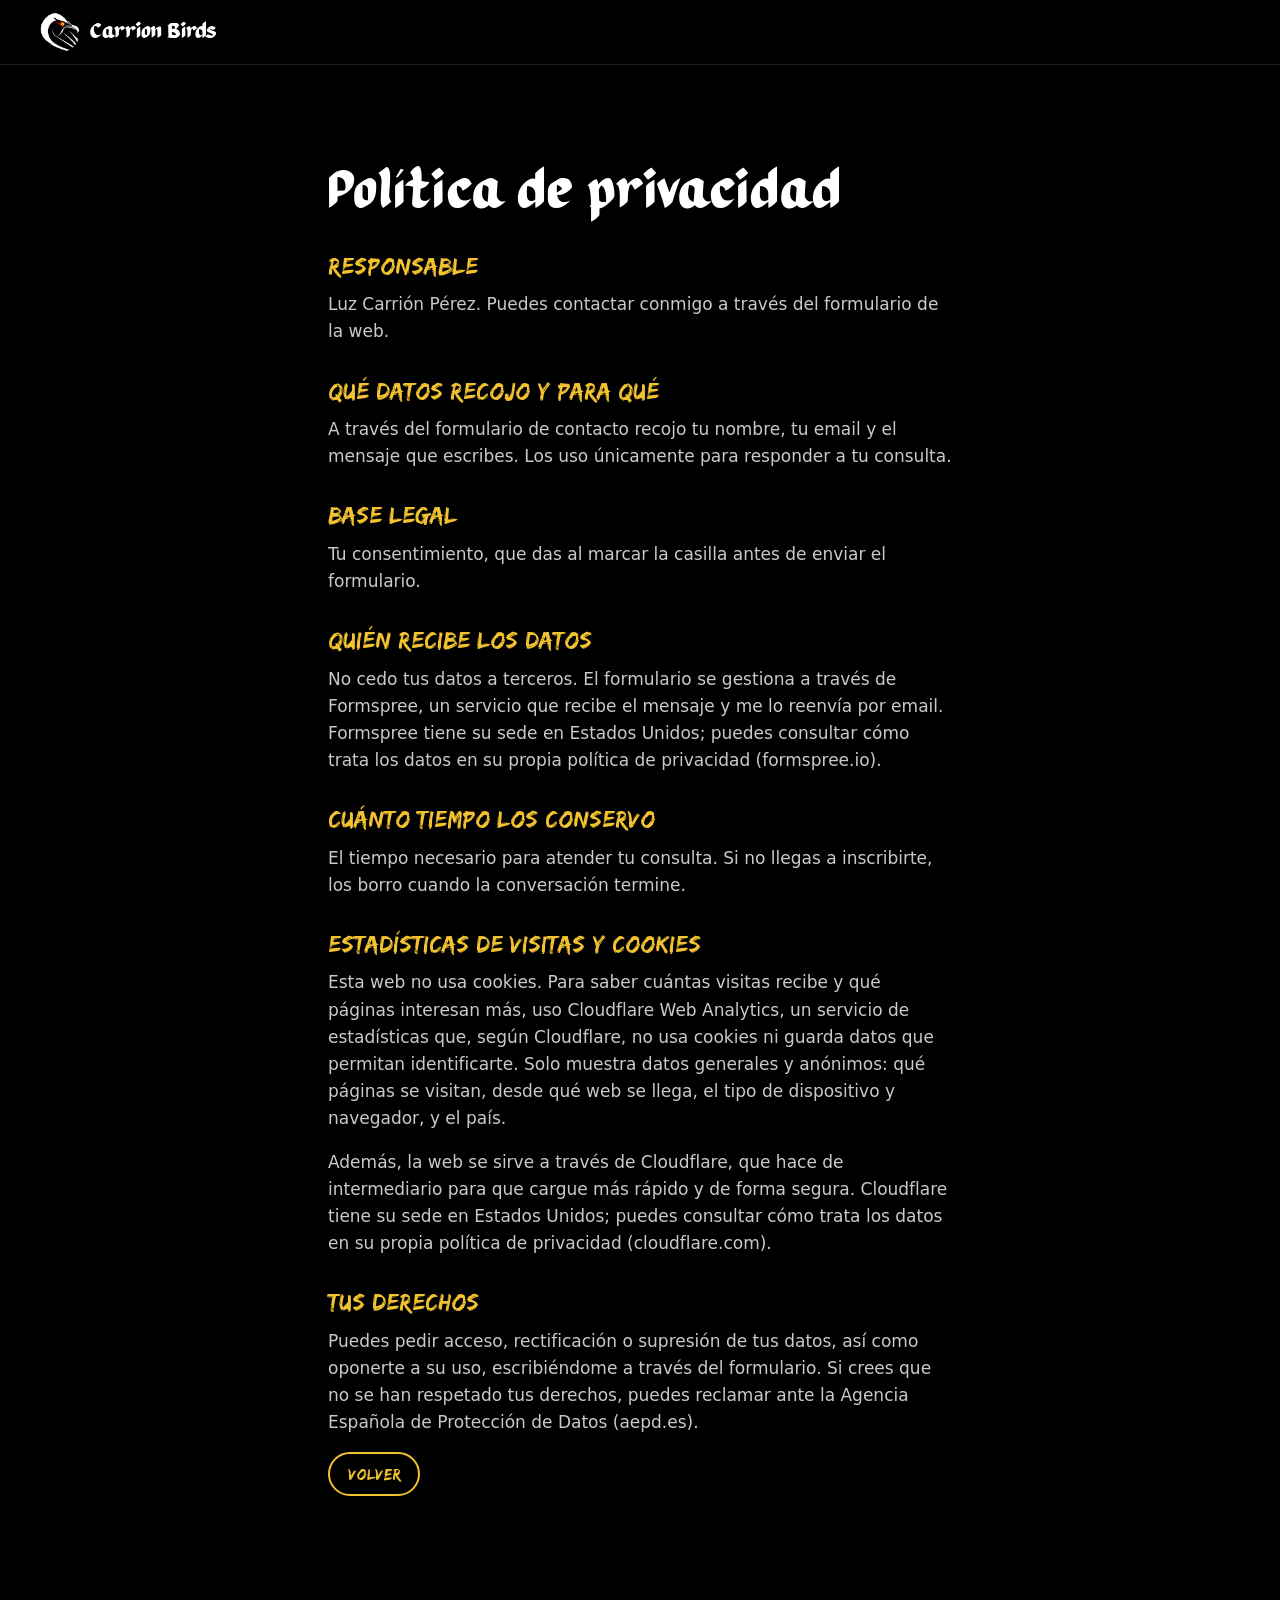
<file: privacidad.html>
<!doctype html>
<html lang="es">
<head>
  <meta charset="utf-8">
  <meta name="viewport" content="width=device-width, initial-scale=1">
  <title>Política de privacidad · Carrion Birds</title>
  <meta name="robots" content="noindex">
  <link rel="icon" type="image/png" href="img/favicon.png">
  <link rel="stylesheet" href="css/styles.css?v=20">
</head>
<body>
  <header class="cabecera">
    <a class="marca" href="index.html" aria-label="Volver a la página principal">
      <img src="img/favicon.png" alt="" width="40" height="40">
      <span>Carrion Birds</span>
    </a>
  </header>

  <main class="bloque legal">
    <!--
      PLANTILLA ORIENTATIVA. Completa los datos entre [corchetes]
      y revisa el texto con alguien de confianza en protección de datos.
    -->
    <h2>Política de privacidad</h2>

    <h3>Responsable</h3>
    <p>Luz Carrión Pérez. Puedes contactar conmigo a través del formulario de la web.</p>

    <h3>Qué datos recojo y para qué</h3>
    <p>A través del formulario de contacto recojo tu nombre, tu email y el mensaje que escribes. Los uso únicamente para responder a tu consulta.</p>

    <h3>Base legal</h3>
    <p>Tu consentimiento, que das al marcar la casilla antes de enviar el formulario.</p>

    <h3>Quién recibe los datos</h3>
    <p>No cedo tus datos a terceros. El formulario se gestiona a través de Formspree, un servicio que recibe el mensaje y me lo reenvía por email. Formspree tiene su sede en Estados Unidos; puedes consultar cómo trata los datos en su propia política de privacidad (formspree.io).</p>

    <h3>Cuánto tiempo los conservo</h3>
    <p>El tiempo necesario para atender tu consulta. Si no llegas a inscribirte, los borro cuando la conversación termine.</p>

    <h3>Estadísticas de visitas y cookies</h3>
    <p>Esta web no usa cookies. Para saber cuántas visitas recibe y qué páginas interesan más, uso Cloudflare Web Analytics, un servicio de estadísticas que, según Cloudflare, no usa cookies ni guarda datos que permitan identificarte. Solo muestra datos generales y anónimos: qué páginas se visitan, desde qué web se llega, el tipo de dispositivo y navegador, y el país.</p>
    <p>Además, la web se sirve a través de Cloudflare, que hace de intermediario para que cargue más rápido y de forma segura. Cloudflare tiene su sede en Estados Unidos; puedes consultar cómo trata los datos en su propia política de privacidad (cloudflare.com).</p>

    <h3>Tus derechos</h3>
    <p>Puedes pedir acceso, rectificación o supresión de tus datos, así como oponerte a su uso, escribiéndome a través del formulario. Si crees que no se han respetado tus derechos, puedes reclamar ante la Agencia Española de Protección de Datos (aepd.es).</p>

    <p><a class="boton boton--borde" href="index.html">Volver</a></p>
  </main>
</body>
</html>
</file>
<file: css/styles.css>
/* =========================================================
   Carrion Birds · Centro de Tecnificación Virtual
   ========================================================= */

/* ---------- Tipografías ----------
   Karatula: LL Karatula, de Lloyd Zapanta.
   Edo: de Vic Fieger (licencia en fonts/Edo-licencia-Vic-Fieger.txt). */
@font-face {
  font-family: "Karatula";
  src: url("../fonts/Karatula.woff") format("woff");
  font-display: swap;
}
@font-face {
  font-family: "Edo";
  src: url("../fonts/Edo.woff") format("woff");
  font-display: swap;
}

/* ---------- Colores y medidas ---------- */
:root {
  --negro: #000000;
  --blanco: #ffffff;
  --gris: #1a1a1a;          /* fondo de las secciones alternas */
  --gris-texto: #c9c9c9;
  --oro: #f2c230;           /* amarillo de la diana */
  --rojo: #d7262e;          /* rojo de la diana */
  --azul: #1f7fd1;          /* azul de la diana */

  --fuente-titulo: "Karatula", "Impact", "Arial Black", sans-serif;
  --fuente-texto: "Edo", "Trebuchet MS", sans-serif;
  /* Para listas y textos largos. Si quieres TODO en Edo,
     cambia esta línea por: var(--fuente-texto); */
  --fuente-lectura: system-ui, -apple-system, "Segoe UI", Roboto, sans-serif;

  --ancho: 68rem;
  --margen: clamp(1rem, 4vw, 2.5rem);
}

/* ---------- Base ---------- */
*, *::before, *::after { box-sizing: border-box; }
html { scroll-behavior: smooth; scroll-padding-top: 5rem; }
body {
  margin: 0;
  background: var(--negro);
  color: var(--blanco);
  font-family: var(--fuente-lectura);
  font-size: 1.0625rem;
  line-height: 1.6;
  -webkit-font-smoothing: antialiased;
}
img { max-width: 100%; height: auto; display: block; }
a { color: inherit; }
h1, h2, h3 { margin: 0; font-weight: normal; line-height: 1.1; }
h1, h2 { font-family: var(--fuente-titulo); letter-spacing: .02em; }
h3 { font-family: var(--fuente-texto); font-size: 1.5rem; margin-bottom: .75rem; }
ul, ol { margin: 0; padding: 0; list-style: none; }
p { margin: 0 0 1rem; }

:focus-visible { outline: 3px solid var(--oro); outline-offset: 3px; }

.saltar {
  position: absolute; left: -999px; top: 0;
  background: var(--oro); color: var(--negro); padding: .5rem 1rem; z-index: 100;
}
.saltar:focus { left: 1rem; }

/* ---------- Botones ---------- */
.boton {
  display: inline-block;
  font-family: var(--fuente-texto);
  font-size: 1.15rem;
  text-decoration: none;
  padding: .7em 1.4em;
  border-radius: 999px;
  transition: background-color .2s, color .2s;
}
.boton--oro { background: var(--oro); color: var(--negro); }
.boton--oro:hover { background: var(--blanco); }
.boton--borde { border: 2px solid var(--oro); color: var(--oro); padding: .45em 1.1em; font-size: 1rem; }
.boton--borde:hover { background: var(--oro); color: var(--negro); }
.boton__barra { font-family: var(--fuente-lectura); margin: 0 .2em; }   /* la fuente Edo no tiene "|" */

/* ---------- Cabecera fija ---------- */
.cabecera {
  position: sticky; top: 0; z-index: 50;
  display: flex; align-items: center; gap: 1.5rem;
  padding: .75rem var(--margen);
  background: rgba(0, 0, 0, .92);
  border-bottom: 1px solid #222;
}
.marca {
  display: flex; align-items: center; gap: .6rem;
  text-decoration: none;
  font-family: var(--fuente-titulo); font-size: 1.4rem;
  margin-right: auto;
}
.marca img { width: 40px; height: 40px; border-radius: 50%; }
.menu { display: flex; gap: 1.25rem; font-family: var(--fuente-texto); }
.menu a { text-decoration: none; color: var(--gris-texto); }
.menu a:hover, .menu a[aria-current="page"] { color: var(--oro); }
.menu__solo-movil { display: none; }

/* Botón del menú desplegable (tres rayas que se convierten en una X) */
.menu-boton {
  display: none; flex-direction: column; justify-content: center; gap: 5px;
  width: 2.75rem; height: 2.75rem; padding: 0 .65rem;
  background: none; border: 2px solid var(--oro); border-radius: 50%; cursor: pointer;
}
.menu-boton span { display: block; height: 2px; background: var(--oro); border-radius: 2px; transition: transform .2s, opacity .2s; }
.cabecera--menu-abierto .menu-boton span:nth-child(1) { transform: translateY(7px) rotate(45deg); }
.cabecera--menu-abierto .menu-boton span:nth-child(2) { opacity: 0; }
.cabecera--menu-abierto .menu-boton span:nth-child(3) { transform: translateY(-7px) rotate(-45deg); }

/* ---------- Portada ---------- */
.portada {
  max-width: var(--ancho); margin: 0 auto;
  padding: clamp(3rem, 8vw, 6rem) var(--margen);
  display: grid; grid-template-columns: 1.2fr 1fr; gap: 3rem; align-items: center;
  min-height: calc(100vh - 4.5rem);
  overflow-x: clip;  /* los anillos al abrirse no generan scroll lateral */
}
.portada__club { font-family: var(--fuente-texto); color: var(--oro); font-size: 1.2rem; margin-bottom: 1rem; }
.portada h1 { font-size: clamp(2.6rem, 7vw, 5.2rem); margin-bottom: 1.5rem; }
.portada__lema { font-family: var(--fuente-lectura); font-size: clamp(1.25rem, 2.4vw, 1.6rem); color: var(--gris-texto); max-width: 30ch; margin-bottom: 2rem; }
.portada__acciones { display: flex; flex-wrap: wrap; align-items: center; gap: 1rem; }

/* La diana: aparece una diana, sus anillos se abren desde el centro
   hacia fuera y al final solo queda el logo */
.diana {
  position: relative;
  justify-self: center;
  width: min(100%, 24rem);
  aspect-ratio: 1;
}
.diana__logo {
  width: 100%;
  animation: logo-aparece .6s ease-out 1.2s both;
}
.diana__anillos {
  position: absolute; inset: 0;
  width: 100%; height: 100%;
  overflow: visible;
  pointer-events: none;
  animation: diana-entra .6s cubic-bezier(.2, .8, .2, 1) both;
}
.anillo {
  fill: none;
  stroke-width: 20.5;               /* cada anillo ocupa una franja de la diana */
  transform-box: view-box;
  transform-origin: 50% 50%;
  animation: anillo-abre .8s cubic-bezier(.55, 0, .3, 1) both;
}
.anillo--blanco { stroke: var(--blanco); animation-delay: 1.40s; }
.anillo--negro  { stroke: #111;          animation-delay: 1.30s; }
.anillo--azul   { stroke: var(--azul);   animation-delay: 1.20s; }
.anillo--rojo   { stroke: var(--rojo);   animation-delay: 1.10s; }
.anillo--oro    { stroke: var(--oro);    animation-delay: 1.00s; stroke-width: 20; }

@keyframes diana-entra {
  from { opacity: 0; transform: scale(.6) rotate(-20deg); }
  to   { opacity: 1; transform: none; }
}
@keyframes anillo-abre {
  0%   { transform: scale(1);   opacity: 1; }
  70%  { opacity: 0; }
  100% { transform: scale(2);   opacity: 0; }
}
@keyframes logo-aparece {
  from { opacity: 0; transform: scale(.92); }
  to   { opacity: 1; transform: none; }
}
@media (prefers-reduced-motion: reduce) {
  .diana__anillos { display: none; }
  .diana__logo { animation: none; }
  html { scroll-behavior: auto; }
}

/* ---------- Secciones ---------- */
.bloque {
  padding: clamp(3.5rem, 8vw, 6rem) var(--margen);
}
.bloque > * { max-width: var(--ancho); margin-left: auto; margin-right: auto; }
.bloque > .entradilla { max-width: 44rem; margin-left: max(0px, calc((100% - var(--ancho)) / 2)); }
.bloque--claro { background: var(--gris); }
.bloque h2 { font-size: clamp(2.2rem, 5vw, 3.4rem); margin-bottom: 1.5rem; }
.entradilla {
  font-family: var(--fuente-lectura);
  font-size: clamp(1.25rem, 2.2vw, 1.55rem);
  line-height: 1.45;
  color: var(--gris-texto);
  margin-bottom: 2.5rem;
}
.contacto .entradilla { margin-left: auto; margin-right: auto; }

.columnas { display: grid; grid-template-columns: 1fr 1.4fr 1fr; gap: 2.5rem; }

.etiquetas { display: flex; flex-wrap: wrap; gap: .6rem; }
.etiquetas li {
  border: 1px solid #444; border-radius: 999px;
  padding: .35em 1em;
}
/* Etiquetas que son enlaces: toda la pastilla se puede pulsar */
.etiquetas li:has(a) { padding: 0; transition: border-color .2s; }
.etiquetas a {
  display: flex; align-items: center; gap: .5em;
  padding: .35em 1em .35em .85em;
  text-decoration: none; transition: color .2s;
}
.etiquetas li:has(a:hover) { border-color: var(--oro); }
.etiquetas a:hover { color: var(--oro); }
/* Icono delante del texto: ▶ para vídeos, cámara para galerías de fotos */
.etiquetas a::before {
  content: ""; flex: none;
  width: .7em; height: .7em;
  background: var(--oro);
  -webkit-mask: var(--icono) center / contain no-repeat;
          mask: var(--icono) center / contain no-repeat;
  --icono: url("data:image/svg+xml,%3Csvg xmlns='http://www.w3.org/2000/svg' viewBox='0 0 10 10'%3E%3Cpath d='M1.5 .5l8 4.5-8 4.5z'/%3E%3C/svg%3E");
}
.etiquetas a.etiqueta--fotos::before {
  width: .95em; height: .95em;
  --icono: url("data:image/svg+xml,%3Csvg xmlns='http://www.w3.org/2000/svg' viewBox='0 0 24 24'%3E%3Cpath fill-rule='evenodd' d='M9 3 7.2 5H4a2 2 0 0 0-2 2v11a2 2 0 0 0 2 2h16a2 2 0 0 0 2-2V7a2 2 0 0 0-2-2h-3.2L15 3zm3 4.5a5 5 0 1 1 0 10 5 5 0 0 1 0-10zm0 2.3a2.7 2.7 0 1 0 0 5.4 2.7 2.7 0 0 0 0-5.4z'/%3E%3C/svg%3E");
}

/* ---------- Conóceme ----------
   Arriba: foto vertical de la entrenadora + texto.
   Debajo: foto de grupo (horizontal) y La Jaula (vertical) a la misma altura. */
.perfil {
  display: grid; grid-template-columns: minmax(0, 1fr) minmax(0, 1.5fr);
  gap: 3rem; align-items: start;
}
.perfil__foto { margin: 0; }
.perfil__foto img {
  width: 100%; aspect-ratio: 4 / 5; object-fit: cover;
  object-position: center 25%;   /* prioriza la cara */
  border-radius: 4px;
}
.perfil__nombre { font-family: var(--fuente-titulo); font-size: clamp(1.8rem, 3.5vw, 2.6rem); margin-bottom: .25rem; }
.perfil__cargo { font-family: var(--fuente-texto); color: var(--oro); font-size: 1.25rem; margin-bottom: 1.5rem; }
.perfil__texto > p:not([class]) { max-width: 38rem; margin-bottom: 2rem; }

.galeria {
  display: grid;
  grid-template-columns: minmax(0, 2fr) minmax(0, 1fr);  /* horizontal + vertical a la misma altura */
  gap: 1.5rem;
  margin-top: 3.5rem;
}
.galeria figure { margin: 0; display: flex; flex-direction: column; }
.galeria img { width: 100%; border-radius: 4px; object-fit: cover; }
.galeria__grupo img { aspect-ratio: 3 / 2; }
.galeria__zona img { flex: 1; min-height: 0; height: 100%; object-position: center 45%; }
.galeria figcaption { font-size: .9rem; color: var(--gris-texto); margin-top: .6rem; }
.galeria figcaption a, .servicio li a { color: var(--oro); text-underline-offset: .2em; }   /* enlace al vídeo de La Jaula */

/* ---------- Qué incluye: cada bloque lleva un color de la diana ---------- */
.servicios { display: grid; grid-template-columns: repeat(3, 1fr); gap: 2rem; }
.servicio { border-top: 6px solid var(--color); padding-top: 1.25rem; }
.servicio h3 { color: var(--color); }
.servicio li { padding: .55rem 0; border-bottom: 1px solid #262626; }
.servicio--azul { --color: var(--azul); }
.servicio--rojo { --color: var(--rojo); }
.servicio--oro  { --color: var(--oro); }
.servicio--azul h3 { color: #5aa8ec; } /* azul aclarado para que se lea bien sobre negro */

/* ---------- Contacto ---------- */
.contacto { text-align: center; }
.formulario {
  display: grid; grid-template-columns: 1fr 1fr; gap: 1.25rem 1.5rem;
  max-width: 44rem; text-align: left;
}
.campo { display: flex; flex-direction: column; gap: .4rem; }
.campo--ancho { grid-column: 1 / -1; }
.campo label { font-family: var(--fuente-texto); font-size: 1.1rem; }
.campo input, .campo textarea {
  font: inherit; color: var(--blanco);
  background: var(--negro);
  border: 1px solid #555; border-radius: 6px;
  padding: .75rem .9rem;
}
.campo input:focus, .campo textarea:focus { border-color: var(--oro); outline: none; box-shadow: 0 0 0 3px rgba(242, 194, 48, .35); }
.campo textarea { resize: vertical; min-height: 8rem; }
.campo textarea::placeholder { color: #777; }
.campo--check { flex-direction: row; align-items: flex-start; gap: .7rem; }
.campo--check input { width: 1.2rem; height: 1.2rem; margin-top: .2rem; accent-color: var(--oro); padding: 0; }
.campo--check label { font-family: var(--fuente-lectura); font-size: 1rem; }
.formulario__legal { font-size: .9rem; color: var(--gris-texto); margin: -.5rem 0 0; }
.formulario .boton { border: 0; cursor: pointer; }
.formulario .boton:disabled { opacity: .6; cursor: wait; }
.formulario__estado { margin: 0; min-height: 1.5em; }
.formulario__estado--ok { color: var(--oro); }
.formulario__estado--error { color: #ff6b70; }
.oculto { position: absolute; left: -9999px; width: 1px; height: 1px; opacity: 0; }

/* ---------- Pie ---------- */
.pie {
  border-top: 1px solid #222;
  color: var(--gris-texto);
  font-size: .9rem;
  padding: 3rem var(--margen) 2.5rem;
}
.pie__referencias { max-width: var(--ancho); margin: 0 auto 3rem; text-align: center; }
.pie__titulo { font-family: var(--fuente-texto); color: var(--blanco); font-size: 1.2rem; margin-bottom: 1.5rem; }
.federaciones { display: flex; justify-content: center; flex-wrap: wrap; gap: 2rem 3rem; }
.federaciones li { flex: 0 1 13rem; display: flex; justify-content: center; }   /* mismo ancho para todas, así quedan centradas bajo el título */
.federaciones a {
  display: flex; flex-direction: column; align-items: center; gap: .75rem;
  max-width: 13rem; text-decoration: none; color: var(--gris-texto);
}
.federaciones img {
  width: 96px; height: 96px; object-fit: contain;
  background: var(--blanco); border-radius: 50%; padding: 10px;
  transition: transform .2s;
}
.federaciones a:hover { color: var(--oro); }
.federaciones a:hover img { transform: scale(1.06); }
.pie__club { text-align: center; padding-top: 2.5rem; border-top: 1px solid #222; max-width: var(--ancho); margin: 0 auto; }
.pie__club img { width: 110px; margin: 0 auto 1.25rem; }
.pie p { margin-bottom: .4rem; }

/* ---------- Móvil y tableta ---------- */
@media (max-width: 860px) {
  /* Menú desplegable: oculto hasta pulsar el botón; se abre bajo la cabecera */
  .menu-boton { display: flex; }
  .cabecera__privada { display: none; }   /* en el móvil va dentro del menú */
  .menu {
    display: none; position: absolute; top: 100%; left: 0; right: 0;
    flex-direction: column; gap: 0;
    background: rgba(0, 0, 0, .97); border-bottom: 1px solid #333;
    box-shadow: 0 12px 24px rgba(0, 0, 0, .6);
  }
  .cabecera--menu-abierto .menu { display: flex; }
  .menu a { padding: .9rem var(--margen); font-size: 1.15rem; border-top: 1px solid #222; }
  .menu .menu__solo-movil { display: block; color: var(--oro); }
  .portada { grid-template-columns: 1fr; min-height: 0; text-align: center; gap: 2.5rem; }
  .portada__lema { margin-left: auto; margin-right: auto; }
  .portada__acciones { justify-content: center; }
  /* Botones del hero más pequeños y del mismo tamaño, en una sola línea */
  .portada__acciones { flex-wrap: nowrap; gap: .6rem; }
  .portada__acciones .boton { font-size: .95rem; padding: .55em 1.1em; border: 2px solid var(--oro); }
  .diana { order: -1; width: min(70%, 16rem); }
  .perfil, .servicios, .columnas, .formulario { grid-template-columns: 1fr; }
  .perfil__foto { max-width: 22rem; }
  .galeria { grid-template-columns: 1fr; margin-top: 2.5rem; }
  .galeria__zona img { flex: none; height: auto; aspect-ratio: 4 / 5; }
}
@media (prefers-reduced-motion: reduce) {
  .federaciones a:hover img { transform: none; }
}
@media (max-width: 420px) {
  .marca span { font-size: 1.15rem; }
  .cabecera { gap: .75rem; }
}


/* ---------- Aviso del área privada (js/privada.js) ---------- */
.aviso {
  border: 0; padding: 0; background: none; color: var(--gris-texto);
  width: min(26rem, calc(100vw - 2rem)); max-width: none;
}
.aviso::backdrop { background: rgba(0, 0, 0, .8); }
.aviso__caja {
  position: relative; text-align: center;
  background: var(--gris); border: 1px solid #333; border-top: 4px solid var(--oro);
  border-radius: 12px; padding: 2rem 1.5rem 1.5rem;
  box-shadow: 0 20px 50px rgba(0, 0, 0, .7);
}
.aviso__logo { width: 3.5rem; height: 3.5rem; border-radius: 50%; margin: 0 auto .75rem; }
.aviso h2 { font-family: var(--fuente-texto); color: var(--blanco); font-size: 1.6rem; margin-bottom: .75rem; }
.aviso p { margin: 0 0 1.25rem; }
.aviso__botones { display: flex; flex-wrap: wrap; justify-content: center; align-items: center; gap: .6rem; }
.aviso__botones .boton { font-size: .95rem; padding: .55em 1.2em; border: 2px solid var(--oro); cursor: pointer; }
.aviso__quedarme { background: none; font-family: var(--fuente-texto); }
.aviso__cerrar {
  position: absolute; top: .6rem; right: .6rem;
  width: 2.25rem; height: 2.25rem; border-radius: 50%;
  border: 1px solid #555; background: none; color: var(--blanco);
  font: 1.4rem/1 var(--fuente-lectura); cursor: pointer;
}
.aviso__cerrar:hover { border-color: var(--oro); color: var(--oro); }

/* ---------- Página legal ---------- */
.legal { max-width: 44rem; margin: 0 auto; }

/* ---------- Agradecimientos ---------- */
.creditos { display: grid; gap: 2rem; margin: 2rem 0 3rem; }
.creditos li { border-left: 4px solid var(--oro); padding-left: 1.25rem; }
.creditos li:nth-child(2) { border-color: var(--rojo); }
.legal .creditos__muestra { color: var(--blanco); font-size: 2.6rem; line-height: 1.1; margin-bottom: .4rem; }
.creditos__muestra--karatula { font-family: var(--fuente-titulo); }
.creditos__muestra--edo { font-family: var(--fuente-texto); }
.legal .creditos a { color: var(--oro); }

/* ---------- Conóceme: texto de presentación ---------- */
.perfil__bio { max-width: 40rem; margin-bottom: 2rem; }
.perfil__bio p { margin-bottom: 1rem; }
.perfil__principios { display: grid; gap: .7rem; margin-top: 1.25rem; }
.perfil__principios li { position: relative; padding-left: 1.6rem; }
.perfil__principios li::before {
  content: ""; position: absolute; left: 0; top: .45em;
  width: .7rem; height: .7rem; border-radius: 50%;
  border: 3px solid var(--oro); box-sizing: border-box;
}
.legal h3 { margin-top: 2rem; color: var(--oro); }
.legal p { color: var(--gris-texto); }

/* ---------- Más sobre mí (luz-carrion-perez.html) ---------- */
.cv .bloque > * { max-width: 56rem; }
.cv .bloque h2 { margin-bottom: 2rem; }
.cv__portada { padding-bottom: clamp(2.5rem, 6vw, 4rem); }
.cv__portada h1 { font-size: clamp(2.6rem, 7vw, 4.6rem); margin-bottom: .75rem; }

/* Índice: etiquetas con flecha hacia abajo que llevan a cada sección */
.cv__indice a::before {
  --icono: url("data:image/svg+xml,%3Csvg xmlns='http://www.w3.org/2000/svg' viewBox='0 0 10 10'%3E%3Cpath d='M5 1v7M1.5 4.8 5 8.3l3.5-3.5' fill='none' stroke='black' stroke-width='1.6' stroke-linecap='round' stroke-linejoin='round'/%3E%3C/svg%3E");
}

/* Currículum por años: el año grande a la izquierda y, a la derecha,
   lo que pasó ese año con viñetas */
.cv-periodo {
  display: grid; grid-template-columns: 9rem minmax(0, 1fr);
  column-gap: 2rem;
  padding: 1.1rem 0;
  border-top: 1px solid #2c2c2c;
}
.cv-periodo__fecha {
  margin: 0;
  font-family: var(--fuente-texto); color: var(--oro);
  font-size: 1.75rem; line-height: 1.1;
}
.cv-periodo__items { display: grid; gap: .85rem; }
.cv-periodo__items li { position: relative; padding-left: 1.4rem; line-height: 1.45; }
.cv-periodo__items li::before {   /* viñeta: círculo amarillo, como en Conóceme */
  content: ""; position: absolute; left: 0; top: .42em;
  width: .6rem; height: .6rem; border-radius: 50%;
  border: 2px solid var(--oro); box-sizing: border-box;
}
.cv-periodo__items strong { display: block; color: var(--blanco); font-weight: 600; }
.cv-periodo__items span { display: block; color: var(--gris-texto); font-size: .95rem; }

/* Palmarés: un bloque por modalidad con la raya del color de la diana */
.cv-etapa {
  border-left: 4px solid var(--color);
  padding-left: clamp(1rem, 3vw, 1.75rem);
  margin-bottom: 3.5rem;
}
.cv-etapa h3 { color: var(--color); font-size: 1.7rem; margin-bottom: .75rem; }
.cv-etapa--rojo   { --color: #ff5a60; }   /* rojo aclarado para que se lea sobre gris */
.cv-etapa--azul   { --color: #5aa8ec; }   /* azul aclarado, como en Qué incluye */
.cv-etapa--oro    { --color: var(--oro); }
.cv-etapa--blanco { --color: var(--blanco); }

/* Fotos en miniatura, todas a la misma altura. Al pulsarlas se amplían. */
.cv__fotos { display: flex; flex-wrap: wrap; gap: 1.25rem; margin-top: 1.75rem; }
.cv__fotos figure {
  margin: 0;
  /* ancho de la foto, pero nunca menos de 11rem para que el pie no quede en columna */
  width: max(calc(var(--ar) * 9rem), 11rem); max-width: 100%;
}
.cv__fotos a { display: inline-block; max-width: 100%; border-radius: 4px; overflow: hidden; cursor: zoom-in; vertical-align: top; }
.cv__fotos img {
  height: 9rem; width: auto; max-width: 100%; object-fit: cover;
  transition: transform .25s, opacity .25s;
}
.cv__fotos a:hover img { transform: scale(1.04); opacity: .9; }
.cv__fotos figcaption {
  font-size: .8rem; font-style: italic; line-height: 1.4;
  color: #9a9a9a; margin-top: .45rem;
}
.cv__volver { display: flex; flex-wrap: wrap; align-items: center; gap: 1rem; margin-top: 1rem; }   /* sin align-items, "Volver" se estira y su texto queda arriba */

/* Visor de fotos ampliadas */
.visor {
  border: 0; padding: 0; background: none; color: var(--gris-texto);
  max-width: 95vw; max-height: 95vh; overflow: visible; cursor: zoom-out;
}
.visor::backdrop { background: rgba(0, 0, 0, .9); }
.visor img { display: block; max-width: 95vw; max-height: 85vh; width: auto; height: auto; border-radius: 4px; }
.visor__pie { margin: .6rem 0 0; font-size: .9rem; font-style: italic; text-align: center; }
.visor__cerrar {
  position: fixed; top: 1rem; right: 1rem;
  width: 2.75rem; height: 2.75rem; border-radius: 50%;
  border: 2px solid var(--oro); background: var(--negro); color: var(--oro);
  font-size: 1.6rem; line-height: 1; cursor: pointer;
}

@media (max-width: 600px) {
  .cv-periodo { grid-template-columns: minmax(0, 1fr); row-gap: .6rem; }   /* el año pasa arriba */
  .cv-periodo__fecha { font-size: 1.5rem; }
}
@media (prefers-reduced-motion: reduce) {
  .cv__fotos a:hover img { transform: none; }
}

/* ---------- Calendario (calendario.html) ---------- */
.cal [hidden] { display: none !important; }   /* los filtros ocultan con "hidden"; sin esto, display: grid lo anula */
.cal .bloque > * { max-width: 56rem; }
.cal__portada { padding-bottom: clamp(2.5rem, 6vw, 4rem); }
.cal__portada h1 { font-size: clamp(2.6rem, 7vw, 4.6rem); margin-bottom: .75rem; }
.cal__intro { color: var(--gris-texto); max-width: 40rem; }

/* Filtros compactos: cada grupo en una sola línea, con el título delante.
   Si los botones no caben, la línea se desliza de lado en vez de crecer hacia abajo. */
.cal__filtros {
  display: flex; flex-wrap: wrap; align-items: center; gap: .6rem 1.75rem;
  margin-bottom: 2.25rem; padding: .75rem 1rem;
  border: 1px solid #2c2c2c; border-radius: 10px; background: #0d0d0d;
}
.cal__filtro { display: flex; align-items: center; gap: .6rem; min-width: 0; max-width: 100%; }
.cal__filtro-titulo { margin: 0; flex: none; font-family: var(--fuente-texto); color: var(--blanco); font-size: 1rem; }
.cal__botones {
  display: flex; flex-wrap: nowrap; gap: .35rem; min-width: 0;
  overflow-x: auto; scrollbar-width: none;
}
.cal__botones::-webkit-scrollbar { display: none; }
.cal__botones button {
  flex: none; white-space: nowrap;
  font: inherit; font-size: .85rem; color: var(--gris-texto);
  background: none; border: 1px solid #444; border-radius: 999px;
  padding: .3em .75em; cursor: pointer;
  transition: border-color .2s, color .2s, background-color .2s;
}
.cal__botones button:hover { border-color: var(--oro); color: var(--oro); }
.cal__botones button[aria-pressed="true"] { background: var(--oro); border-color: var(--oro); color: var(--negro); }
.cal__vacio { color: var(--gris-texto); font-style: italic; }
.cal__referencias { display: grid; gap: .6rem; margin-bottom: 2.5rem; }
.cal__referencias a { color: var(--oro); text-underline-offset: .2em; }
.cal__referencias a::after { content: " ↗"; }   /* se abre en otra web */

/* Línea de tiempo vertical: una raya a la izquierda con un punto por mes */
.cal-linea { position: relative; padding-left: 1.75rem; border-left: 2px solid #3a3a3a; }
.cal-mes { margin-bottom: 2.5rem; }
.cal-mes:last-child { margin-bottom: 0; }
.cal-mes h3 { position: relative; color: var(--oro); font-size: 1.8rem; margin-bottom: 1rem; }
.cal-mes h3::before {   /* punto amarillo sobre la raya */
  content: ""; position: absolute; left: calc(-1.75rem - 1px - .55rem); top: .3em;
  width: 1.1rem; height: 1.1rem; border-radius: 50%;
  background: var(--oro); border: 3px solid var(--negro);
}
.bloque--claro .cal-mes h3::before { border-color: var(--gris); }

/* Cada competición: recuadro de fecha a la izquierda y datos a la derecha */
.cal-comp {
  display: grid; grid-template-columns: 5rem minmax(0, 1fr); gap: 1.25rem;
  padding: 1.1rem 0; border-top: 1px solid #2c2c2c;
}
/* Ya celebrada pero aún en "Próximas": se atenúa todo menos el medallero */
.cal-comp--celebrada .cal-fecha,
.cal-comp--celebrada .cal-comp__texto > :not(.cal-part) { opacity: .55; }
.cal-fecha {
  margin: 0; align-self: start;
  display: flex; flex-direction: column; align-items: center;
  border: 2px solid var(--oro); border-radius: 8px; padding: .45rem .25rem;
  font-family: var(--fuente-texto); color: var(--oro); line-height: 1.1; text-align: center;
}
.cal-fecha--semana { border-style: dashed; }
.cal-fecha__dias { font-size: 1.45rem; }
.cal-fecha__mes { font-size: .95rem; color: var(--blanco); }
.cal-comp h4 { margin: 0 0 .25rem; font-size: 1.1rem; font-weight: 600; line-height: 1.35; color: var(--blanco); }
.cal-comp__cuando { margin: 0; color: var(--gris-texto); font-size: .95rem; }
.cal-comp__sede { margin: .15rem 0 .7rem; color: var(--gris-texto); font-size: .95rem; display: flex; align-items: center; gap: .35rem; }
.cal-comp__sede svg { width: 1rem; height: 1rem; flex: none; fill: none; stroke: var(--oro); stroke-width: 2; }

/* Etiquetas de cada competición */
.cal-etiquetas { display: flex; flex-wrap: wrap; gap: .45rem; }
.cal-etiqueta {
  display: inline-flex; align-items: center; gap: .4em;
  font-size: .85rem; line-height: 1;
  border: 1px solid #4a4a4a; border-radius: 999px; padding: .4em .8em;
  color: var(--blanco);
}
.cal-etiqueta svg { width: 1.1em; height: 1.1em; fill: none; stroke: var(--oro); stroke-width: 2; stroke-linecap: round; stroke-linejoin: round; }
.cal-etiqueta--fata  { border-color: #3fae6a; color: #6fd497; }    /* verde andaluz */
.cal-etiqueta--rfeta { border-color: #ff5a60; color: #ff8a8e; }    /* rojo de la diana, aclarado */
.cal-etiqueta--wa    { border-color: #e04fd0; color: #f08ae4; }    /* magenta del logo de World Archery */
.cal-etiqueta--aviso { border-style: dashed; color: var(--gris-texto); }
.cal-etiqueta--club { color: var(--gris-texto); }

/* Recuadro "Participación de Carrion Birds" / "Medallero Carrion Birds" */
.cal-part {
  margin-top: .9rem; padding: .7rem .9rem;
  border-left: 3px solid var(--oro); border-radius: 0 6px 6px 0;
  background: rgba(255, 255, 255, .04);
}
.cal-part__titulo {
  display: flex; align-items: center; gap: .5rem;
  margin: 0 0 .45rem; font-size: .8rem; letter-spacing: .06em; text-transform: uppercase;
  color: var(--gris-texto);
}
.cal-part__titulo img { width: 1.6rem; height: 1.6rem; border-radius: 50%; }
.cal-part__estado { margin: 0; font-weight: 600; }
.cal-part__estado--si { color: var(--oro); }
.cal-part__estado--pc { color: var(--gris-texto); font-weight: normal; font-style: italic; }
.cal-part__estado--no { color: #8a8a8a; font-weight: normal; }

/* Ranking (jornadas sin medallas): categoría y sus puestos en pastillas */
.cal-part__nota { margin: 0 0 .5rem; font-size: .9rem; font-style: italic; color: var(--gris-texto); }
.cal-posiciones { display: grid; gap: .45rem; }
.cal-posiciones li { display: flex; flex-wrap: wrap; align-items: center; gap: .3rem .75rem; font-size: .95rem; color: var(--blanco); }
.cal-posiciones__puestos { display: flex; gap: .3rem; }
.cal-posiciones__puestos b {
  min-width: 2.1rem; padding: .1rem .45rem; border-radius: 999px; text-align: center;
  font-weight: 600; font-size: .85rem; color: var(--oro); border: 1px solid rgba(242, 194, 48, .6);
}

/* Medallas: icono del color del metal, metal en negrita y categoría */
.cal-medallas { display: grid; gap: .4rem; }
.cal-medalla { display: flex; align-items: center; gap: .55rem; font-size: .95rem; }
.cal-medalla strong { color: var(--metal); font-weight: 600; min-width: 3.6rem; }
.cal-medalla span { color: var(--blanco); }
.cal-medalla__icono { width: 1.5rem; height: 1.5rem; flex: none; }
.cal-medalla__icono circle { fill: var(--metal); }
.cal-medalla__icono .brillo { fill: none; stroke: rgba(0, 0, 0, .25); stroke-width: 1.5; }
.cal-medalla__icono .cinta { fill: none; stroke: #d7262e; stroke-width: 2.5; stroke-linecap: round; }
.cal-medalla--oro    { --metal: #f2c230; }
.cal-medalla--plata  { --metal: #c9cdd2; }
.cal-medalla--bronce { --metal: #cd8a4c; }

.cal-etiqueta--internacional { border-color: var(--azul); color: #5aa8ec; }
.cal__botones button { display: inline-flex; align-items: center; gap: .4em; }
.cal__botones svg { width: 1.15em; height: 1.15em; fill: none; stroke: var(--oro); stroke-width: 2; stroke-linecap: round; stroke-linejoin: round; }
.cal__botones button[aria-pressed="true"] svg { stroke: var(--negro); }

/* Resumen del mes en curso: calendario + mapa */
.cal-resumen {
  display: grid; grid-template-columns: minmax(0, 1.25fr) minmax(0, 1fr);
  gap: 2rem; margin-top: 2.5rem;
}
.cal-resumen h3 { font-size: 1.6rem; margin-bottom: 1rem; }
/* Título "Nuestro mes" con el selector del mes al lado */
.cal-nuestro-mes__cabecera { display: flex; flex-wrap: wrap; align-items: baseline; gap: .25rem .75rem; margin-bottom: 1rem; }
.cal-nuestro-mes__cabecera h3 { margin: 0; }
.cal-nuestro-mes__elegir { display: flex; align-items: center; gap: .25rem; }
.cal-nuestro-mes__selector {
  font-family: var(--fuente-texto); font-size: 1.6rem; color: var(--oro);
  background: none; border: 0; border-bottom: 2px dashed rgba(242, 194, 48, .5);
  padding: 0 1.4rem 0 .2rem; cursor: pointer;
  appearance: none; -webkit-appearance: none;
  /* flechita ▾ dibujada, porque la fuente Edo no tiene ese carácter */
  background-image: url("data:image/svg+xml,%3Csvg xmlns='http://www.w3.org/2000/svg' viewBox='0 0 10 6'%3E%3Cpath d='M1 1l4 4 4-4' fill='none' stroke='%23f2c230' stroke-width='1.6' stroke-linecap='round'/%3E%3C/svg%3E");
  background-repeat: no-repeat; background-position: right .2rem center; background-size: .8rem;
}
.cal-nuestro-mes__selector:hover { border-bottom-color: var(--oro); }
.cal-nuestro-mes__selector option { font-family: var(--fuente-lectura); font-size: 1rem; color: var(--blanco); background: var(--gris); }
.cal-nuestro-mes__elegir button {
  width: 1.9rem; height: 1.9rem; border-radius: 50%;
  border: 1px solid #555; background: none; color: var(--oro);
  font: 1.2rem/1 var(--fuente-lectura); cursor: pointer;
}
.cal-nuestro-mes__elegir button:hover:not(:disabled) { border-color: var(--oro); }
.cal-nuestro-mes__elegir button:disabled { opacity: .3; cursor: default; }

/* Rejilla del mes: los findes son más anchos que los días de diario */
.cal-nuestro-mes__rejilla {
  display: grid;
  grid-template-columns: repeat(5, minmax(0, .55fr)) repeat(2, minmax(0, 1.6fr));
  gap: 3px;
}
.cal-dia-nombre { font-size: .75rem; color: var(--gris-texto); text-align: center; padding-bottom: .3rem; }
.cal-dia-nombre--finde { color: var(--oro); font-weight: 600; }
.cal-dia {
  min-height: 3.6rem; padding: .3rem; border-radius: 4px;
  background: #111; display: flex; flex-direction: column; gap: .25rem; min-width: 0;
}
.cal-dia--finde { background: #1d1d1d; }
.cal-dia--vacio { background: none; }
.cal-dia--con { background: #2a2410; box-shadow: inset 0 0 0 1px rgba(242, 194, 48, .45); }
.cal-dia--hoy .cal-dia__num { background: var(--oro); color: var(--negro); border-radius: 50%; }
.cal-dia__num {
  font-size: .75rem; color: var(--gris-texto); line-height: 1;
  width: 1.4rem; height: 1.4rem; display: grid; place-items: center; flex: none;
}
.cal-dia--finde .cal-dia__num { color: var(--blanco); font-weight: 600; }
.cal-dia svg { width: 1rem; height: 1rem; flex: none; fill: none; stroke: var(--oro); stroke-width: 2; stroke-linecap: round; stroke-linejoin: round; }
.cal-dia__icono { display: block; line-height: 0; }
.cal-dia__comp {
  display: flex; gap: .3rem; align-items: flex-start;
  font-size: .72rem; line-height: 1.25; color: var(--blanco); text-decoration: none;
}
.cal-dia__comp span {
  display: -webkit-box; -webkit-line-clamp: 3; -webkit-box-orient: vertical; overflow: hidden;
}
.cal-dia__comp:hover span { color: var(--oro); }

/* Mapa con pines */
.cal-mapa__lienzo { position: relative; border-radius: 8px; overflow: hidden; background: #0d1a26; }   /* mar azul muy oscuro */
.cal-mapa__lienzo img { width: 100%; height: auto; }
/* El pin es un punto en la sede; el nombre se pone a un lado (data-lado lo elige el script) */
.cal-pin { position: absolute; width: 0; height: 0; text-decoration: none; }
.cal-pin__marca {
  position: absolute; left: 0; top: 0; transform: translate(-50%, -50%);
  width: .9rem; height: .9rem; border-radius: 50%;
  background: var(--oro); border: 2px solid var(--negro);
  box-shadow: 0 0 0 4px rgba(242, 194, 48, .25);
}
.cal-pin__nombre {
  position: absolute; white-space: nowrap;
  font-size: .72rem; line-height: 1.3; color: var(--blanco);
  background: rgba(0, 0, 0, .75); padding: .1rem .35rem; border-radius: 3px;
  left: .75rem; top: 0; transform: translateY(-50%);   /* a la derecha */
}
.cal-pin[data-lado="izq"] .cal-pin__nombre { left: auto; right: .75rem; }
.cal-pin[data-lado="arr"] .cal-pin__nombre { left: 0; top: auto; bottom: .7rem; transform: translateX(-50%); }
.cal-pin[data-lado="aba"] .cal-pin__nombre { left: 0; top: .7rem; transform: translateX(-50%); }
.cal-pin:hover .cal-pin__nombre { color: var(--oro); }
.cal-mapa__nota { font-size: .85rem; color: var(--gris-texto); font-style: italic; margin: .6rem 0 0; }

/* Botón flotante "volver arriba" (calendario): solo en pantallas estrechas */
.subir {
  position: fixed; z-index: 40;
  right: 1rem; bottom: calc(1rem + env(safe-area-inset-bottom, 0px));
  width: 3rem; height: 3rem; border-radius: 50%;
  display: none; place-items: center;
  background: var(--oro); box-shadow: 0 4px 14px rgba(0, 0, 0, .6);
}
.subir svg { width: 1.4rem; height: 1.4rem; fill: none; stroke: var(--negro); stroke-width: 2.5; stroke-linecap: round; stroke-linejoin: round; }

/* Botones Calendario / Mapa: solo en pantallas estrechas */
.cal-resumen__pestanas { display: none; }

@media (max-width: 860px) {
  .subir { display: grid; }
  /* Calendario y mapa uno al lado del otro; se ve uno cada vez y se desliza de lado */
  .cal-resumen__pestanas {
    display: inline-flex; margin-top: 2rem;
    border: 1px solid #444; border-radius: 999px; padding: 3px;
  }
  .cal-resumen__pestanas button {
    font: inherit; font-size: .9rem; color: var(--gris-texto);
    background: none; border: 0; border-radius: 999px; padding: .35em 1.1em; cursor: pointer;
  }
  .cal-resumen__pestanas button[aria-pressed="true"] { background: var(--oro); color: var(--negro); }
  .cal-resumen {
    display: flex; gap: 1rem; margin-top: 1rem; align-items: flex-start;
    overflow-x: auto; scroll-snap-type: x mandatory; scrollbar-width: none;
    overscroll-behavior-x: contain;
  }
  .cal-resumen::-webkit-scrollbar { display: none; }
  .cal-resumen > * { flex: 0 0 100%; scroll-snap-align: start; min-width: 0; }
  .cal-resumen h3 { font-size: 1.35rem; }
}
@media (max-width: 600px) {
  .cal__filtros { flex-direction: column; align-items: stretch; padding: .6rem .75rem; gap: .5rem; }
  /* un degradado a la derecha avisa de que hay más botones deslizando */
  .cal__botones { -webkit-mask-image: linear-gradient(to right, #000 85%, transparent); mask-image: linear-gradient(to right, #000 85%, transparent); padding-right: 1.5rem; }
  .cal-linea { padding-left: 1.25rem; }
  .cal-mes h3::before { left: calc(-1.25rem - 1px - .55rem); }
  .cal-comp { grid-template-columns: 4rem minmax(0, 1fr); gap: .9rem; }
  .cal-fecha__dias { font-size: 1.2rem; }
}
</file>
